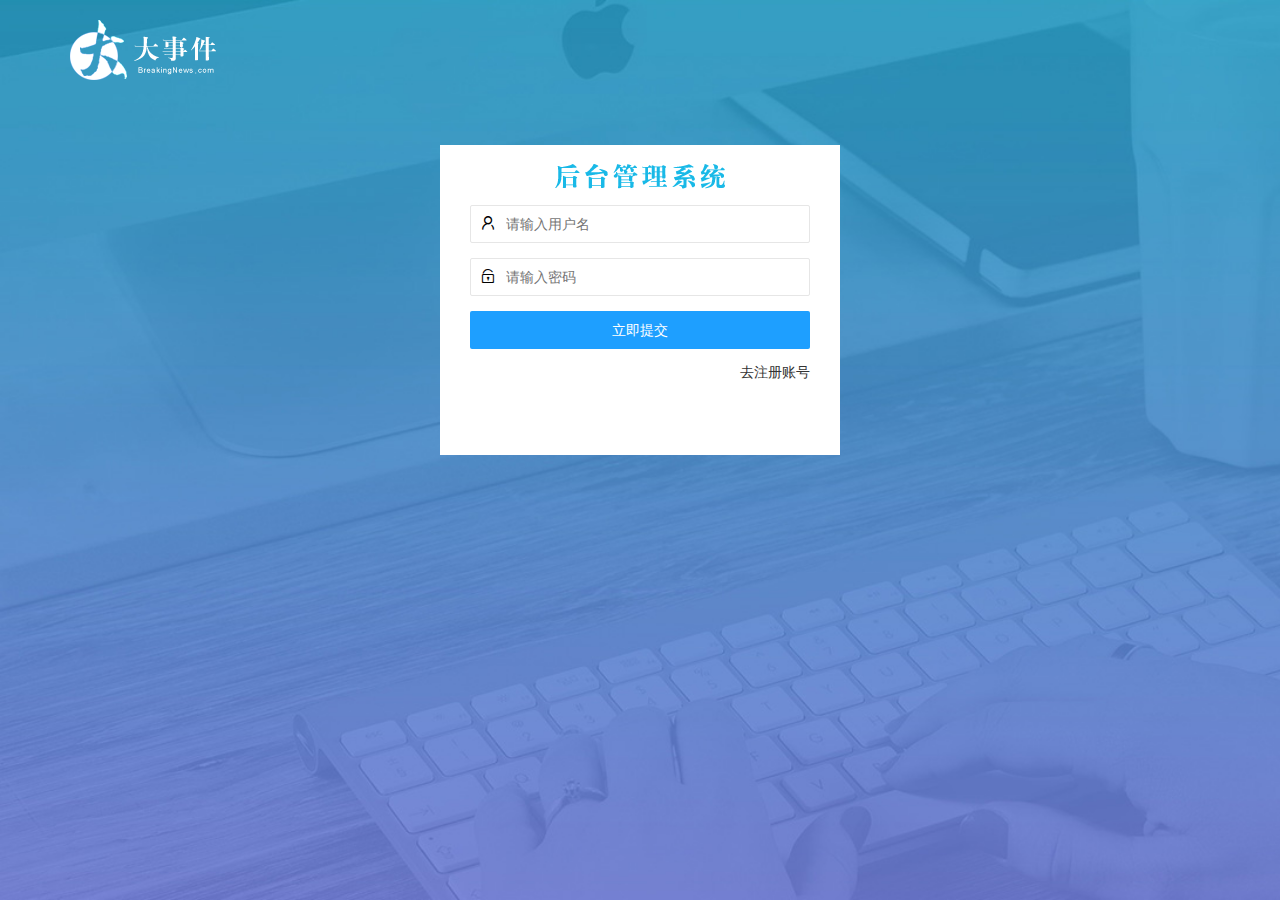
<file: index.html>
<!DOCTYPE html>
<html>
<head>
    <meta charset="UTF-8">
    <meta name="viewport" content="width=device-width, initial-scale=1.0">
    <title>大事件-主页</title>
    <link rel="stylesheet" href="./assets/lib/layui/css/layui.css">
    <link rel="stylesheet" href="./assets/fonts/iconfont.css">
    <link rel="stylesheet" href="./assets/lib/nprogress/nprogress.css">
    <link rel="stylesheet" href="./assets/css/index.css">
    <script src="./assets/lib/jquery.js"></script>
    <script src="./assets/lib/layui/layui.all.js"></script>
    <script src="./assets/lib/nprogress/nprogress.js"></script>
    <script src="./assets/js/index.js"></script>
    <script src="./assets/js/common.js"></script>
</head>
<body class="layui-layout-body">
<div class="layui-layout layui-layout-admin">
    <!-- 顶部导航栏 -->
  <div class="layui-header">
      <!-- logo区域 -->
    <div class="layui-logo">
        <img src="./assets/images/logo.png" alt="">
    </div>
    <!-- 导航右侧菜单 -->
    <ul class="layui-nav layui-layout-right">
      <li class="layui-nav-item">
        <a href="javascript:;" class="welcome">
        <div>M</div>
        <span><span id="nav-username"></span></span>
        </a>
        <dl class="layui-nav-child">
          <dd><a href="./personal/per-basic.html" target="iframeArea">基本资料</a></dd>
          <dd><a href="./personal/per.pic.html" target="iframeArea">更换头像</a></dd>
          <dd><a href="./personal/per.repwd.html" target="iframeArea">重置密码</a></dd>
        </dl>
      </li>
      <li class="layui-nav-item"><a href="JavaScript:;" id="logout"><span class="iconfont icon-tuichu"></span>退出</a></li>
    </ul>
  </div>
  <!-- 左侧菜单栏 -->
  <div class="layui-side layui-bg-black">
    <div class="layui-side-scroll">
      <!-- 顶部欢迎语 -->
      <a href="JavaScript:;" class="welcome">
        <div>L</div>
        <span>欢迎 <span id="wel-username"></span> </span>
      </a>
      <!-- 左侧导航区域（可配合layui已有的垂直导航） -->
      <!-- lay-shrink 控制菜单手风琴效果(排他思想) -->
      <ul class="layui-nav layui-nav-tree"  lay-filter="test" lay-shrink="all">
          <!-- 首页 -->
        <li class="layui-nav-item layui-nav-itemed">
          <!-- layui-this 控制菜单高亮 -->
        <li class="layui-nav-item layui-nav-itemed layui-this">
          <a class="" href="./home/homePage.html" target="iframeArea"><span class="iconfont icon-home"></span>首页</a>
        </li>
        <!-- 文章管理 -->
        <li class="layui-nav-item">
          <a href="javascript:;"><span class="iconfont icon-16"></span>文章管理</a>
          <dl class="layui-nav-child">
            <dd><a href="./article/category.html" target="iframeArea"><i class="layui-icon layui-icon-app"></i>文章类别</a></dd>
            <dd><a href="./article/list.html" target="iframeArea"><i class="layui-icon layui-icon-app"></i>文章列表</a></dd>
            <dd><a href="./article/publish.html" target="iframeArea"><i class="layui-icon layui-icon-app"></i>发表文章</a></dd>
          </dl>
        </li>
        <!-- 个人中心 -->
        <li class="layui-nav-item">
            <a href="javascript:;"><span class="iconfont icon-user"></span>个人中心</a>
            <dl class="layui-nav-child">
                <dd><a href="./personal/per-basic.html" target="iframeArea"><i class="layui-icon layui-icon-app"></i>基本资料</a></dd>
                <dd><a href="./personal/per.pic.html" target="iframeArea"><i class="layui-icon layui-icon-app"></i>更换头像</a></dd>
                <dd><a href="./personal/per.repwd.html" target="iframeArea"><i class="layui-icon layui-icon-app"></i>重置密码</a></dd>
            </dl>
        </li>
      </ul>
    </div>
  </div>
  <!-- 右侧内容区域 -->
  <div class="layui-body">
    <!-- 内容主体区域 -->
    <!-- name 属性用于标记iframe窗口 a标签的target属性值指向该name值，就可以把页面跳转到该子窗口中 -->
    <iframe src="./home/homePage.html" frameborder="0" name="iframeArea"></iframe>
  </div>
  <!--  底部-->
  <div class="layui-footer">
    <!-- 底部固定区域 -->
    © layui.com - 黑马程序员
  </div>
</div>
<script src="./assets/lib/layui/layui.all.js"></script>
</body>
</html>
</file>
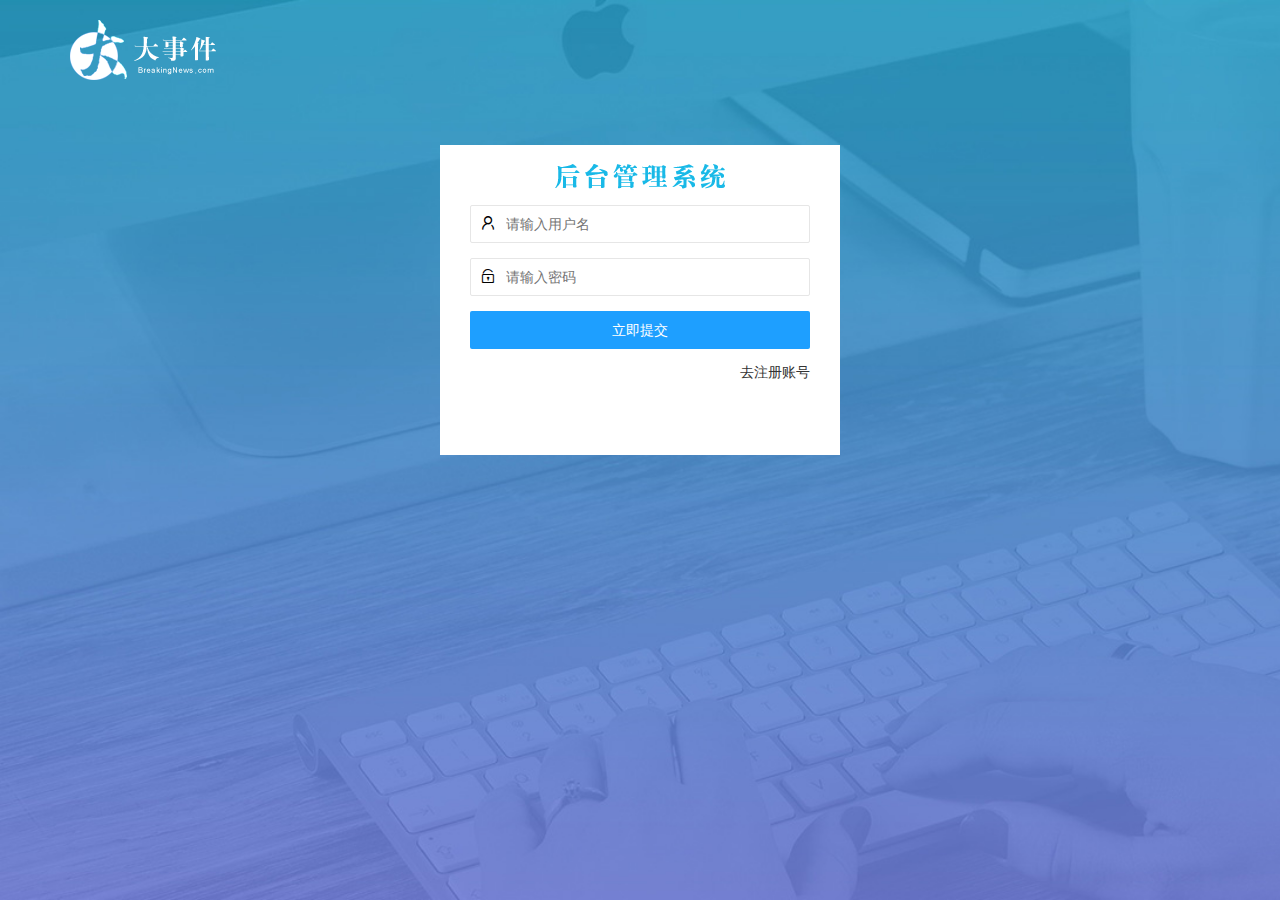
<file: login.html>
<!DOCTYPE html>
<html lang="en">
<head>
    <meta charset="UTF-8">
    <meta name="viewport" content="width=device-width, initial-scale=1.0">
    <title>大事件-登录页</title>
    <link rel="stylesheet" href="./assets/lib/layui/css/layui.css">
    <link rel="stylesheet" href="./assets/css/login.css">
    <script src="./assets/lib/jquery.js"></script>
    <script src="./assets/lib/layui/layui.all.js"></script>
    <script src="./assets/js/login.js"></script>
    <script src="./assets/js/common.js"></script>
</head>
<body>
    <!-- 顶部标题 -->
    <div class="layui-container header">
        <img src="./assets/images/logo.png" alt="">
    </div>
    <!-- 登录框 -->
    <div class="center-box">
        <!-- 表单的标题 -->
        <div class="title">
            <img src="./assets/images/login_title.png" alt="">
        </div>
        <!-- 表单区域 登录-->
        <form class="layui-form" action="" id="form-reg1" style="display: block;">
            <!-- 用户名 -->
            <div class="layui-form-item">
                <i class="layui-icon layui-icon-username"></i> 
                <input type="text" name="username" lay-verify="required" placeholder="请输入用户名" autocomplete="off" class="layui-input">
            </div>
            <!-- 密码 -->
            <div class="layui-form-item">
                <i class="layui-icon layui-icon-password"></i> 
                <input type="password" name="password" lay-verify="required" placeholder="请输入密码" autocomplete="off" class="layui-input">
            </div>
            <!-- 登录 -->
            <div class="layui-form-item">
                <button type="submit" class="layui-btn layui-btn-normal layui-btn-fluid" lay-submit lay-filter="formDemo">立即提交</button>
            </div>
            <div class="links">
                <a href="">去注册账号</a>
            </div>
        </form>
        <!-- 注册 -->
        <form class="layui-form" action="" id="form-reg2" style="display: none;">
            <!-- 用户名 -->
            <div class="layui-form-item">
                <i class="layui-icon layui-icon-username"></i> 
                <input type="text" name="username" lay-verify="required|username" placeholder="请输入用户名" autocomplete="off" class="layui-input">
            </div>
            <!-- 密码 -->
            <div class="layui-form-item">
                <i class="layui-icon layui-icon-password"></i> 
                <input type="password" name="password" id="password" lay-verify="required|pwd" placeholder="请输入密码" autocomplete="off" class="layui-input">
            </div>
            <!-- 再次输入密码 -->
            <div class="layui-form-item">
                <i class="layui-icon layui-icon-password"></i> 
                <input type="password" id="repassword" lay-verify="required|pwd|samePwd" placeholder="再次确认密码请输入密码" autocomplete="off" class="layui-input">
            </div>
            <!-- 登录 -->
            <div class="layui-form-item">
                <button type="submit" class="layui-btn layui-btn-normal layui-btn-fluid" lay-submit lay-filter="formDemo">立即提交</button>
            </div>
            <div class="links">
                <a href="" id="link-login">去登录</a>
            </div>
        </form>
    </div>
</body>
</html>
</file>
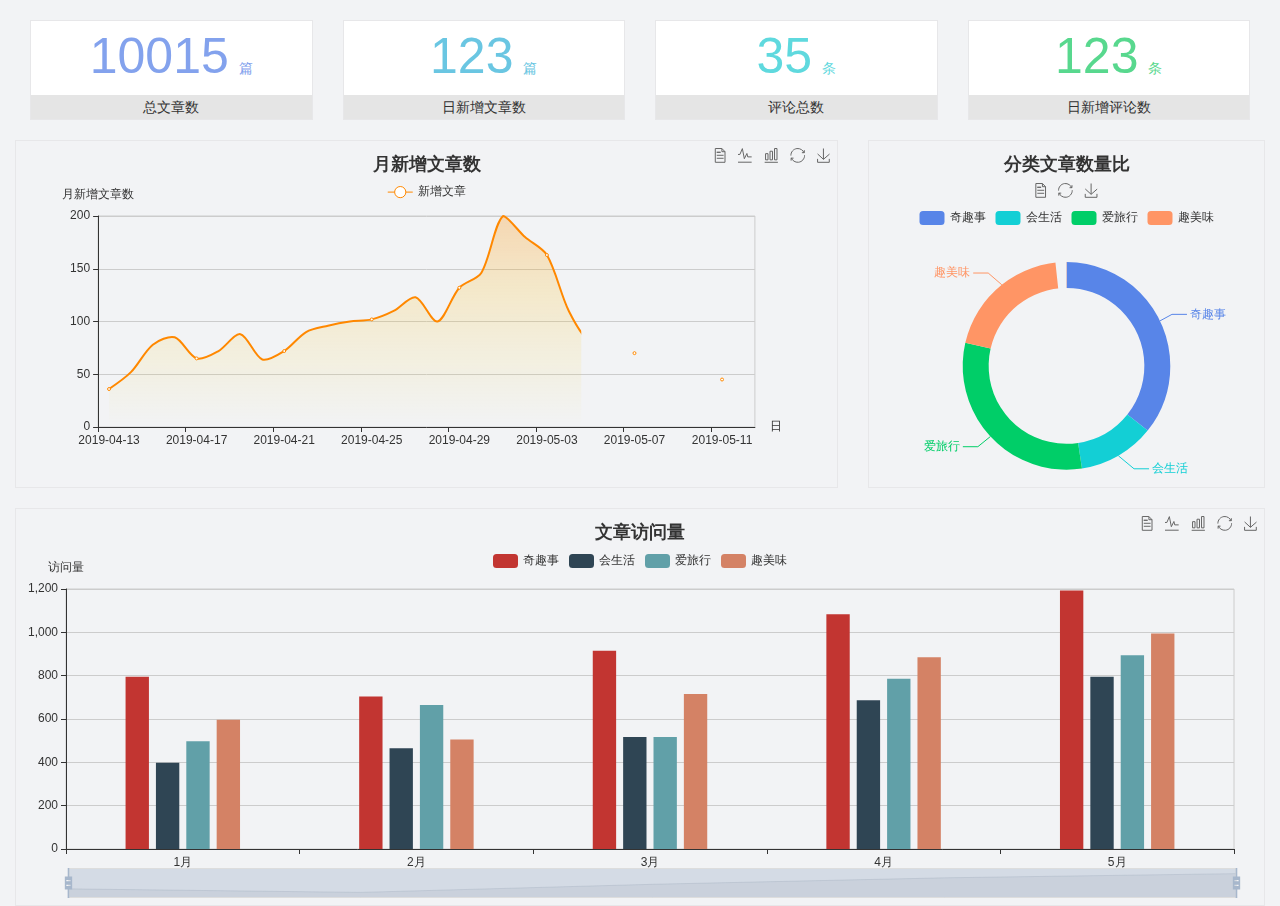
<file: home/homePage.html>
<!DOCTYPE html>
<html lang="en">
<head>
    <meta charset="UTF-8">
    <meta name="viewport" content="width=device-width, initial-scale=1.0">
    <title>Document</title>
    <link rel="stylesheet" href="../assets/lib/bootstrap.css">
    <link rel="stylesheet" href="../assets/css/homePage.css">
    <script src="../assets/lib/jquery.js"></script>
    <script src="../assets/lib/echarts.min.js"></script>
    <script src="../assets/js/homePage.js"></script>
</head>
<body>
    <!-- container-fluid类似于100%宽度 占据全部视口 -->
    <div class="container-fluid">
        <div class="row spannel_list">
            <div class="col-md-3 col-sm-6 col-xs-12">
                <div class="spannel">
                    <em>10015</em><span>篇</span>
                    <b>总文章数</b>
                </div>
            </div>
            <div class="col-md-3 col-sm-6 col-xs-12">
                <div class="spannel list2">
                    <em>123</em><span>篇</span>
                    <b>日新增文章数</b>
                </div>
            </div>
            <div class="col-md-3 col-sm-6 col-xs-12">
                <div class="spannel list3">
                    <em>35</em><span>条</span>
                    <b>评论总数</b>
                </div>
            </div>
            <div class="col-md-3 col-sm-6 col-xs-12">
                <div class="spannel list4">
                    <em>123</em><span>条</span>
                    <b>日新增评论数</b>
                </div>
            </div>
        </div>
    </div>
    <div class="container-fluid">
        <div class="row chart">
            <div class="col-md-8 col-sm-12 col-xs-12">
                <!-- 左侧折线图 -->
                <div class="line"></div>
            </div>
            <div class="col-md-4 col-sm-12 col-xs-12">
                <!-- 右侧饼图 -->
                <div class="pie"></div>
            </div>
        </div>
    </div>
    <div class="container-fluid">
        <div class="row">
            <div class="col-md-12 col-sm-12 col-xs-12">
                <div class="bar"></div>
            </div>
        </div>
    </div>
</body>
</html>
</file>
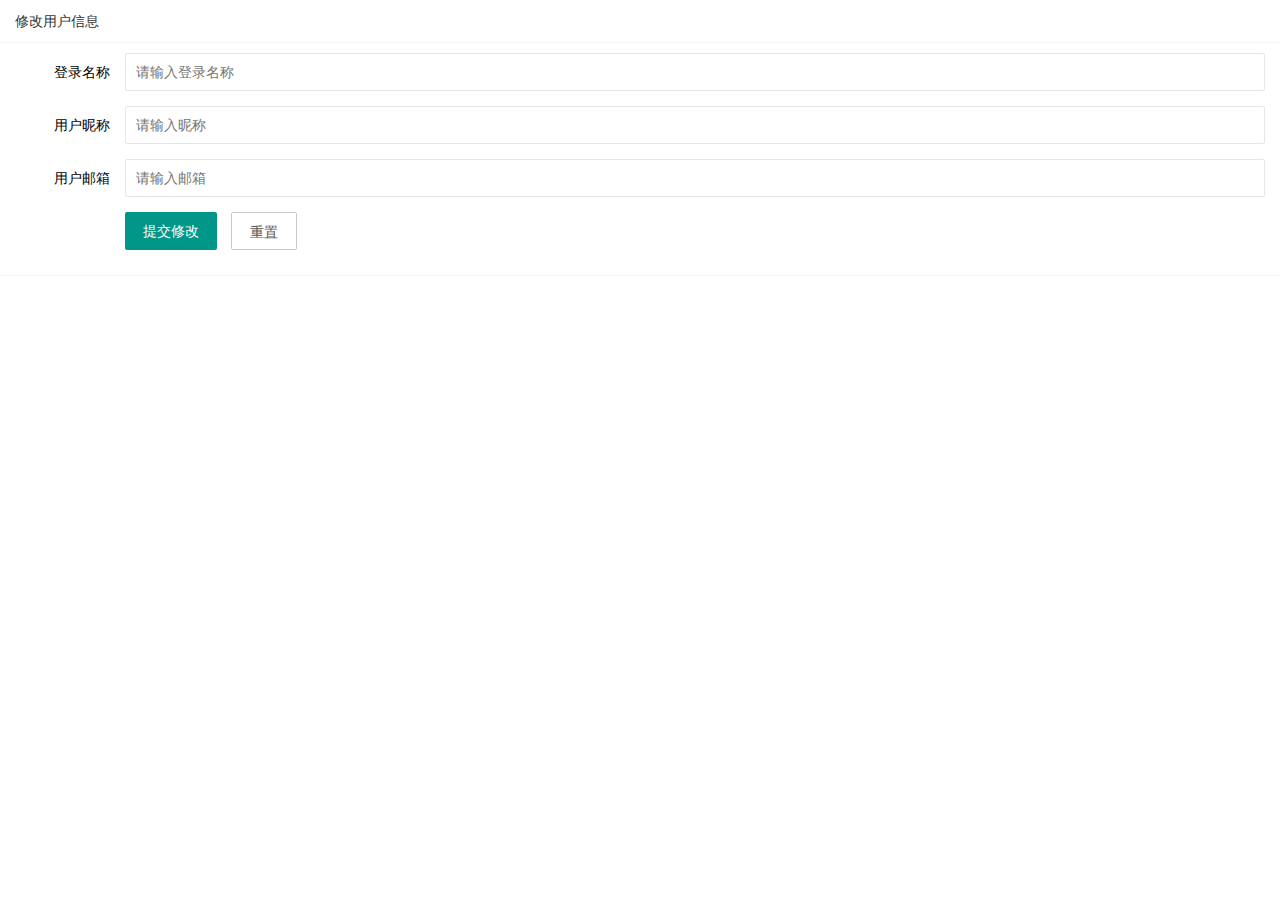
<file: personal/per-basic.html>
<!DOCTYPE html>
<html lang="en">
<head>
    <meta charset="UTF-8">
    <meta name="viewport" content="width=device-width, initial-scale=1.0">
    <title>Document</title>
    <link rel="stylesheet" href="../assets/lib/layui/css/layui.css">
    <script src="../assets/lib/jquery.js"></script>
    <script src="../assets/js/common.js"></script>
    <script src="../assets/lib/layui/layui.all.js"></script>
    <script src="../assets/js/personal/per-basic.js"></script>
</head>
<body>
    <div class="layui-card">
        <div class="layui-card-header">修改用户信息</div>
        <div class="layui-card-body">
            <!-- 表单区域 -->
            <form action="" class="layui-form" lay-filter="basicForm">
                <!-- 隐藏域 -->
                <input type="hidden" name="id" />
                <!-- 第一行 登录名称 -->
                <div class="layui-form-item">
                    <label class="layui-form-label">登录名称</label>
                    <div class="layui-input-block">
                      <input type="text" name="username" required  lay-verify="required" placeholder="请输入登录名称" autocomplete="off" class="layui-input" readonly>
                    </div>
                </div>
                <!-- 第二行 用户昵称 -->
                <div class="layui-form-item">
                    <label class="layui-form-label">用户昵称</label>
                    <div class="layui-input-block">
                      <input type="text" name="nickname" required  lay-verify="required" placeholder="请输入昵称" autocomplete="off" class="layui-input">
                    </div>
                </div>
                <!-- 第三行 用户邮箱 -->
                <div class="layui-form-item">
                    <label class="layui-form-label">用户邮箱</label>
                    <div class="layui-input-block">
                      <input type="text" name="email" required  lay-verify="required|email" placeholder="请输入邮箱" autocomplete="off" class="layui-input">
                    </div>
                </div>
                <!-- 第四行：提交按钮 -->
                <div class="layui-form-item">
                    <div class="layui-input-block">
                    <!-- 提交按钮 -->
                    <button class="layui-btn" lay-submit lay-filter="formDemo">提交修改</button>
                    <button type="reset" class="layui-btn layui-btn-primary" id="btnReset">重置</button>
                    </div>
                </div>
            </form>
        </div>
    </div>
</body>
</html>
</file>
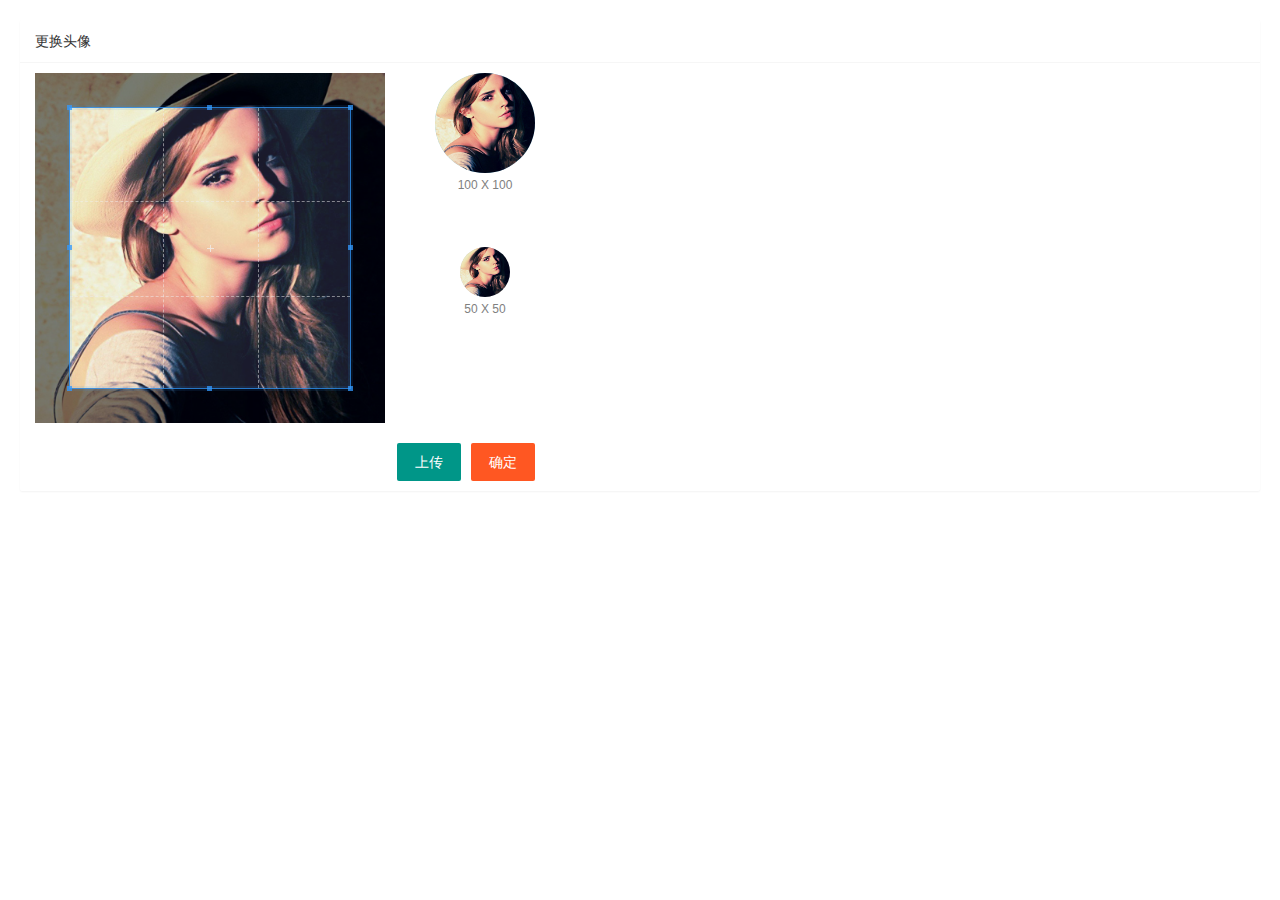
<file: personal/per.pic.html>
<!DOCTYPE html>
<html lang="en">
<head>
    <meta charset="UTF-8">
    <meta name="viewport" content="width=device-width, initial-scale=1.0">
    <title>Document</title>
    <link rel="stylesheet" href="../assets/lib/layui/css/layui.css">
    <link rel="stylesheet" href="../assets/lib/cropper/cropper.css">
    <link rel="stylesheet" href="../assets/css/personl/per.pic.css">
    <script src="../assets/lib/jquery.js"></script>
    <script src="../assets/js/common.js"></script>
    <script src="../assets/lib/layui/layui.all.js"></script>
    <script src="../assets/lib/cropper/Cropper.js"></script>
    <script src="../assets/lib/cropper/jquery-cropper.js"></script>
    <script src="../assets/js/personal/per.pic.js"></script>
</head>
<body>
    <div class="layui-card">
        <div class="layui-card-header">更换头像</div>
        <div class="layui-card-body">
            <!-- 内容区域 -->
            <!-- 第一行的图片剪裁和预览区域 -->
            <div class="row1">
                <!-- 图片剪裁区域 -->
                <div class="cropper-box">
                    <img id="image" src="../assets/images/sample.jpg" alt="">
                </div>
                <!-- 图片预览区域 -->
                <div class="preview-box">
                    <!-- 宽度为100的预览区域 -->
                    <div>
                        <div class="img-preview w100"></div>
                        <p class="size">100 X 100</p>
                    </div>
                    <!-- 宽度为50的预览区域 -->
                    <div>
                        <div class="img-preview w50"></div>
                        <p class="size">50 X 50</p>
                    </div>
                </div>
            </div>
            <!-- 第二行按钮区域 -->
            <div class="row2">
                <input type="file" name="" id="selectImg" style="display: none;">
                <button type="button" class="layui-btn" id="upload">上传</button>
                <button type="button" class="layui-btn layui-btn-danger" id="okBtn">确定</button>
            </div>
        </div>
    </div>
</body>
</html>
</file>
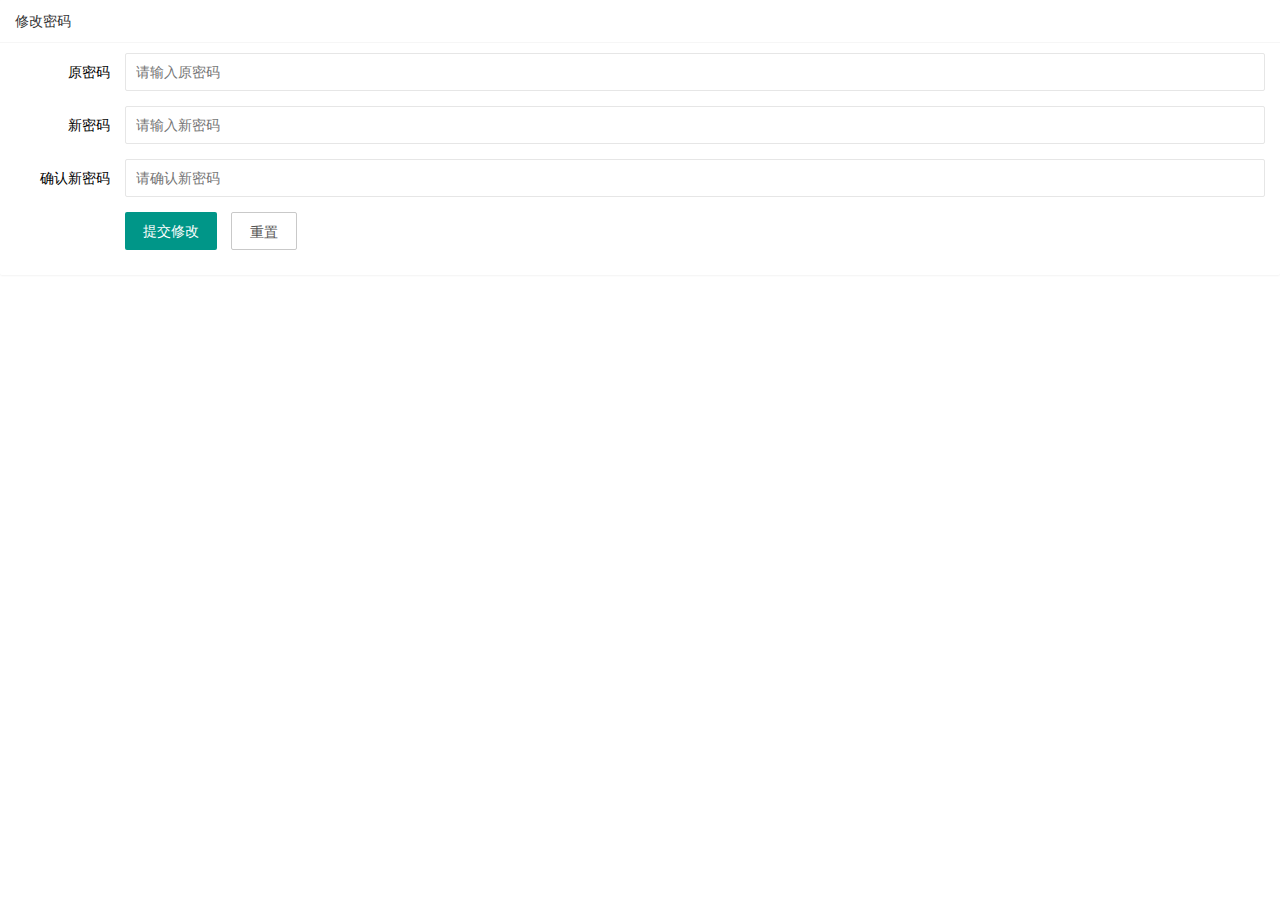
<file: personal/per.repwd.html>
<!DOCTYPE html>
<html lang="en">
<head>
    <meta charset="UTF-8">
    <meta name="viewport" content="width=device-width, initial-scale=1.0">
    <title>Document</title>
    <link rel="stylesheet" href="../assets/lib/layui/css/layui.css">
    <script src="../assets/lib/jquery.js"></script>
    <script src="../assets/lib/layui/layui.all.js"></script>
    <script src="../assets/js/common.js"></script>
    <script src="../assets/js/personal/per.repwd.js"></script>
</head>
<body>
    <div class="layui-card">
        <div class="layui-card-header">修改密码</div>
        <div class="layui-card-body">
            <!-- 表单区域 -->
            <form action="" class="layui-form" lay-filter="basicForm">
                <!-- 隐藏域 -->
                <input type="hidden" name="id" />
                <!-- 第一行 登录名称 -->
                <div class="layui-form-item">
                    <label class="layui-form-label">原密码</label>
                    <div class="layui-input-block">
                      <input type="password" name="oldPwd" required  lay-verify="required" placeholder="请输入原密码" autocomplete="off" class="layui-input">
                    </div>
                </div>
                <!-- 第二行 用户昵称 -->
                <div class="layui-form-item">
                    <label class="layui-form-label">新密码</label>
                    <div class="layui-input-block">
                      <input type="password" name="newPwd" required  lay-verify="required|diff" placeholder="请输入新密码" autocomplete="off" class="layui-input">
                    </div>
                </div>
                <!-- 第三行 用户邮箱 -->
                <div class="layui-form-item">
                    <label class="layui-form-label">确认新密码</label>
                    <div class="layui-input-block">
                      <input type="password" required  lay-verify="required|same" placeholder="请确认新密码" autocomplete="off" class="layui-input">
                    </div>
                </div>
                <!-- 第四行：提交按钮 -->
                <div class="layui-form-item">
                    <div class="layui-input-block">
                    <!-- 提交按钮 -->
                    <button class="layui-btn" lay-submit lay-filter="formDemo">提交修改</button>
                    <button type="reset" class="layui-btn layui-btn-primary" id="btnReset">重置</button>
                    </div>
                </div>
            </form>
        </div>
    </div>
</body>
</html>
</file>
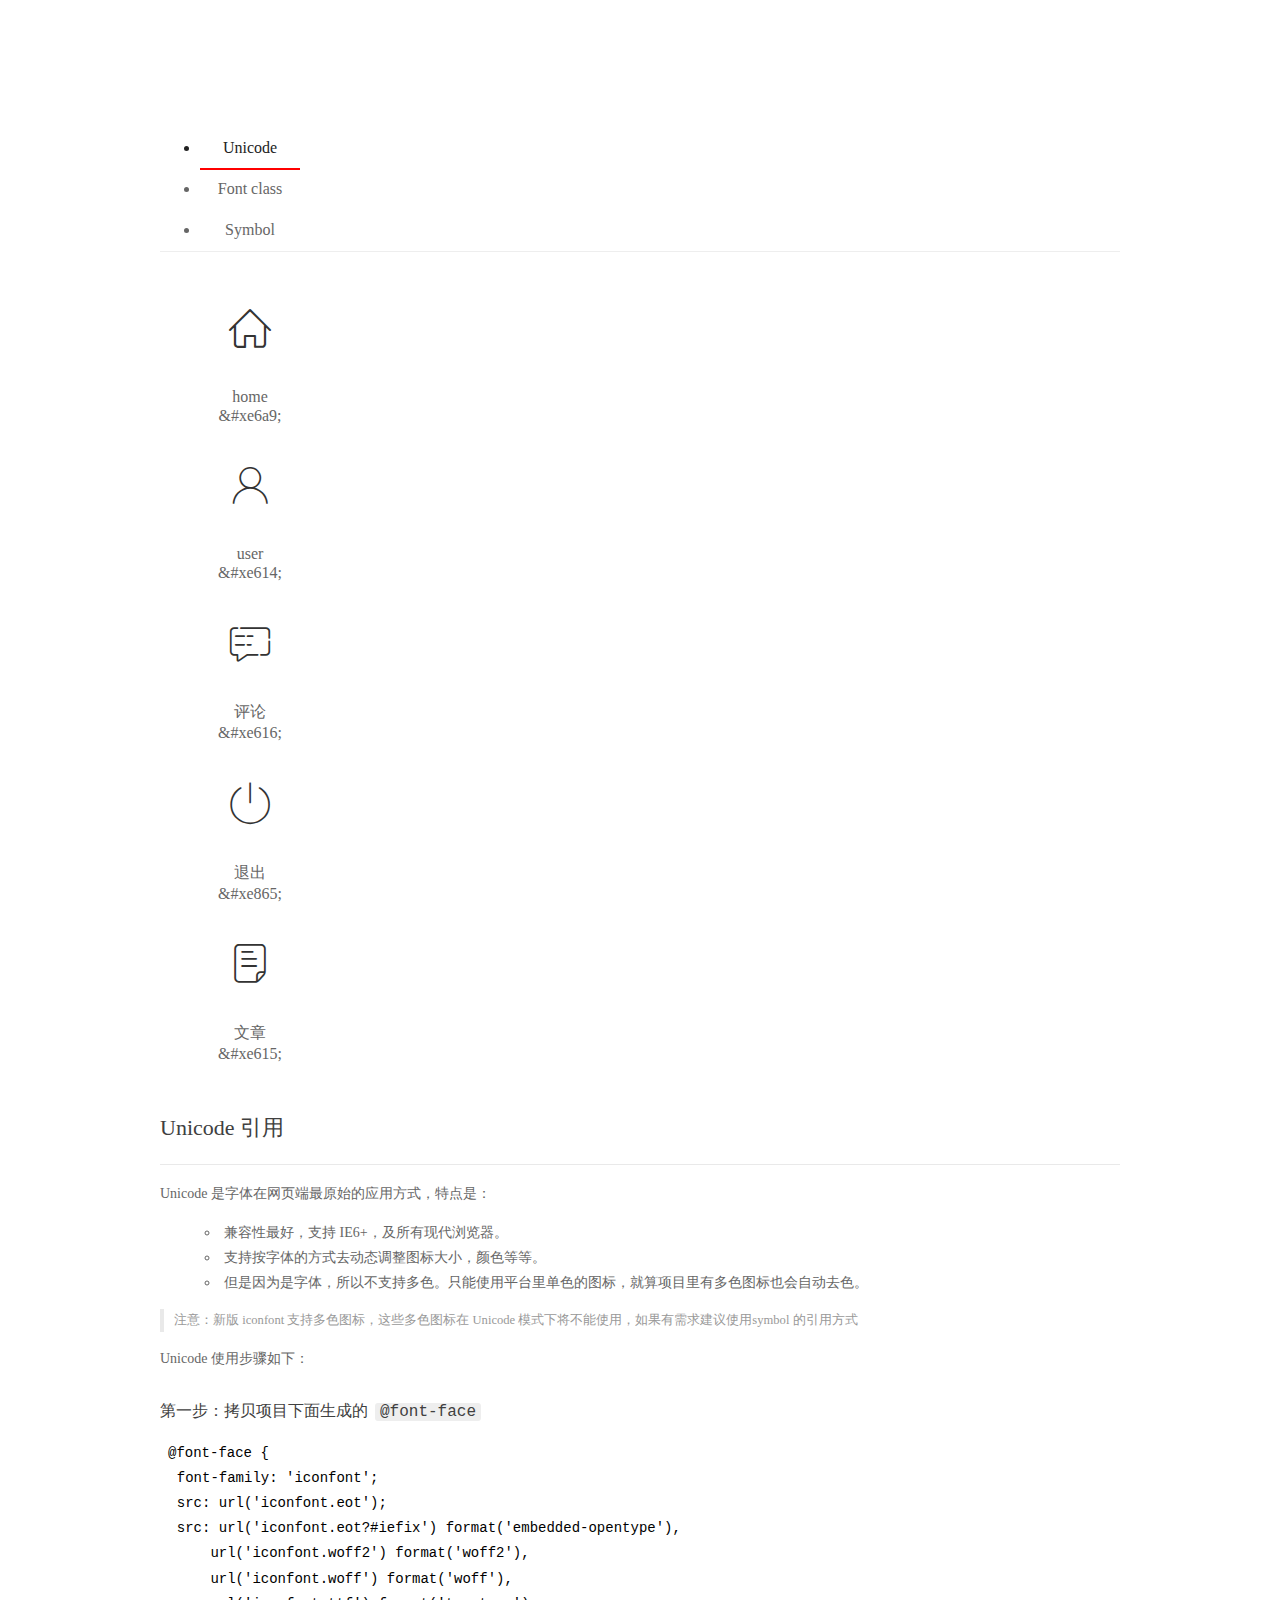
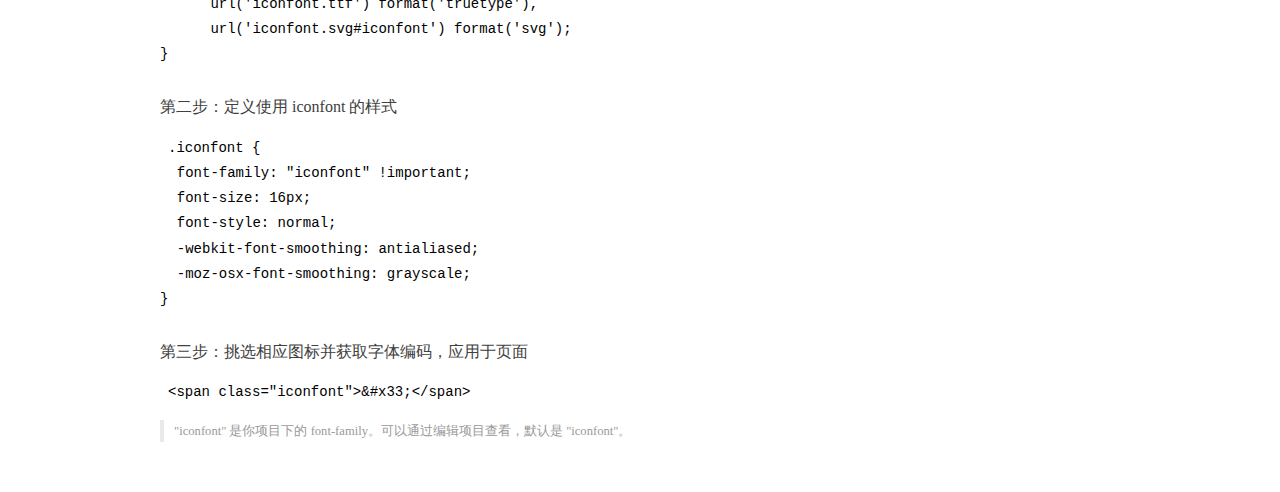
<file: assets/fonts/demo_index.html>
<!DOCTYPE html>
<html>
<head>
  <meta charset="utf-8"/>
  <title>IconFont Demo</title>
  <link rel="shortcut icon" href="https://gtms04.alicdn.com/tps/i4/TB1_oz6GVXXXXaFXpXXJDFnIXXX-64-64.ico" type="image/x-icon"/>
  <link rel="stylesheet" href="https://g.alicdn.com/thx/cube/1.3.2/cube.min.css">
  <link rel="stylesheet" href="demo.css">
  <link rel="stylesheet" href="iconfont.css">
  <script src="iconfont.js"></script>
  <!-- jQuery -->
  <script src="https://a1.alicdn.com/oss/uploads/2018/12/26/7bfddb60-08e8-11e9-9b04-53e73bb6408b.js"></script>
  <!-- 代码高亮 -->
  <script src="https://a1.alicdn.com/oss/uploads/2018/12/26/a3f714d0-08e6-11e9-8a15-ebf944d7534c.js"></script>
</head>
<body>
  <div class="main">
    <h1 class="logo"><a href="https://www.iconfont.cn/" title="iconfont 首页" target="_blank">&#xe86b;</a></h1>
    <div class="nav-tabs">
      <ul id="tabs" class="dib-box">
        <li class="dib active"><span>Unicode</span></li>
        <li class="dib"><span>Font class</span></li>
        <li class="dib"><span>Symbol</span></li>
      </ul>
      
    </div>
    <div class="tab-container">
      <div class="content unicode" style="display: block;">
          <ul class="icon_lists dib-box">
          
            <li class="dib">
              <span class="icon iconfont">&#xe6a9;</span>
                <div class="name">home</div>
                <div class="code-name">&amp;#xe6a9;</div>
              </li>
          
            <li class="dib">
              <span class="icon iconfont">&#xe614;</span>
                <div class="name">user</div>
                <div class="code-name">&amp;#xe614;</div>
              </li>
          
            <li class="dib">
              <span class="icon iconfont">&#xe616;</span>
                <div class="name">评论</div>
                <div class="code-name">&amp;#xe616;</div>
              </li>
          
            <li class="dib">
              <span class="icon iconfont">&#xe865;</span>
                <div class="name">退出</div>
                <div class="code-name">&amp;#xe865;</div>
              </li>
          
            <li class="dib">
              <span class="icon iconfont">&#xe615;</span>
                <div class="name">文章</div>
                <div class="code-name">&amp;#xe615;</div>
              </li>
          
          </ul>
          <div class="article markdown">
          <h2 id="unicode-">Unicode 引用</h2>
          <hr>

          <p>Unicode 是字体在网页端最原始的应用方式，特点是：</p>
          <ul>
            <li>兼容性最好，支持 IE6+，及所有现代浏览器。</li>
            <li>支持按字体的方式去动态调整图标大小，颜色等等。</li>
            <li>但是因为是字体，所以不支持多色。只能使用平台里单色的图标，就算项目里有多色图标也会自动去色。</li>
          </ul>
          <blockquote>
            <p>注意：新版 iconfont 支持多色图标，这些多色图标在 Unicode 模式下将不能使用，如果有需求建议使用symbol 的引用方式</p>
          </blockquote>
          <p>Unicode 使用步骤如下：</p>
          <h3 id="-font-face">第一步：拷贝项目下面生成的 <code>@font-face</code></h3>
<pre><code class="language-css"
>@font-face {
  font-family: 'iconfont';
  src: url('iconfont.eot');
  src: url('iconfont.eot?#iefix') format('embedded-opentype'),
      url('iconfont.woff2') format('woff2'),
      url('iconfont.woff') format('woff'),
      url('iconfont.ttf') format('truetype'),
      url('iconfont.svg#iconfont') format('svg');
}
</code></pre>
          <h3 id="-iconfont-">第二步：定义使用 iconfont 的样式</h3>
<pre><code class="language-css"
>.iconfont {
  font-family: "iconfont" !important;
  font-size: 16px;
  font-style: normal;
  -webkit-font-smoothing: antialiased;
  -moz-osx-font-smoothing: grayscale;
}
</code></pre>
          <h3 id="-">第三步：挑选相应图标并获取字体编码，应用于页面</h3>
<pre>
<code class="language-html"
>&lt;span class="iconfont"&gt;&amp;#x33;&lt;/span&gt;
</code></pre>
          <blockquote>
            <p>"iconfont" 是你项目下的 font-family。可以通过编辑项目查看，默认是 "iconfont"。</p>
          </blockquote>
          </div>
      </div>
      <div class="content font-class">
        <ul class="icon_lists dib-box">
          
          <li class="dib">
            <span class="icon iconfont icon-home"></span>
            <div class="name">
              home
            </div>
            <div class="code-name">.icon-home
            </div>
          </li>
          
          <li class="dib">
            <span class="icon iconfont icon-user"></span>
            <div class="name">
              user
            </div>
            <div class="code-name">.icon-user
            </div>
          </li>
          
          <li class="dib">
            <span class="icon iconfont icon-pinglun"></span>
            <div class="name">
              评论
            </div>
            <div class="code-name">.icon-pinglun
            </div>
          </li>
          
          <li class="dib">
            <span class="icon iconfont icon-tuichu"></span>
            <div class="name">
              退出
            </div>
            <div class="code-name">.icon-tuichu
            </div>
          </li>
          
          <li class="dib">
            <span class="icon iconfont icon-16"></span>
            <div class="name">
              文章
            </div>
            <div class="code-name">.icon-16
            </div>
          </li>
          
        </ul>
        <div class="article markdown">
        <h2 id="font-class-">font-class 引用</h2>
        <hr>

        <p>font-class 是 Unicode 使用方式的一种变种，主要是解决 Unicode 书写不直观，语意不明确的问题。</p>
        <p>与 Unicode 使用方式相比，具有如下特点：</p>
        <ul>
          <li>兼容性良好，支持 IE8+，及所有现代浏览器。</li>
          <li>相比于 Unicode 语意明确，书写更直观。可以很容易分辨这个 icon 是什么。</li>
          <li>因为使用 class 来定义图标，所以当要替换图标时，只需要修改 class 里面的 Unicode 引用。</li>
          <li>不过因为本质上还是使用的字体，所以多色图标还是不支持的。</li>
        </ul>
        <p>使用步骤如下：</p>
        <h3 id="-fontclass-">第一步：引入项目下面生成的 fontclass 代码：</h3>
<pre><code class="language-html">&lt;link rel="stylesheet" href="./iconfont.css"&gt;
</code></pre>
        <h3 id="-">第二步：挑选相应图标并获取类名，应用于页面：</h3>
<pre><code class="language-html">&lt;span class="iconfont icon-xxx"&gt;&lt;/span&gt;
</code></pre>
        <blockquote>
          <p>"
            iconfont" 是你项目下的 font-family。可以通过编辑项目查看，默认是 "iconfont"。</p>
        </blockquote>
      </div>
      </div>
      <div class="content symbol">
          <ul class="icon_lists dib-box">
          
            <li class="dib">
                <svg class="icon svg-icon" aria-hidden="true">
                  <use xlink:href="#icon-home"></use>
                </svg>
                <div class="name">home</div>
                <div class="code-name">#icon-home</div>
            </li>
          
            <li class="dib">
                <svg class="icon svg-icon" aria-hidden="true">
                  <use xlink:href="#icon-user"></use>
                </svg>
                <div class="name">user</div>
                <div class="code-name">#icon-user</div>
            </li>
          
            <li class="dib">
                <svg class="icon svg-icon" aria-hidden="true">
                  <use xlink:href="#icon-pinglun"></use>
                </svg>
                <div class="name">评论</div>
                <div class="code-name">#icon-pinglun</div>
            </li>
          
            <li class="dib">
                <svg class="icon svg-icon" aria-hidden="true">
                  <use xlink:href="#icon-tuichu"></use>
                </svg>
                <div class="name">退出</div>
                <div class="code-name">#icon-tuichu</div>
            </li>
          
            <li class="dib">
                <svg class="icon svg-icon" aria-hidden="true">
                  <use xlink:href="#icon-16"></use>
                </svg>
                <div class="name">文章</div>
                <div class="code-name">#icon-16</div>
            </li>
          
          </ul>
          <div class="article markdown">
          <h2 id="symbol-">Symbol 引用</h2>
          <hr>

          <p>这是一种全新的使用方式，应该说这才是未来的主流，也是平台目前推荐的用法。相关介绍可以参考这篇<a href="">文章</a>
            这种用法其实是做了一个 SVG 的集合，与另外两种相比具有如下特点：</p>
          <ul>
            <li>支持多色图标了，不再受单色限制。</li>
            <li>通过一些技巧，支持像字体那样，通过 <code>font-size</code>, <code>color</code> 来调整样式。</li>
            <li>兼容性较差，支持 IE9+，及现代浏览器。</li>
            <li>浏览器渲染 SVG 的性能一般，还不如 png。</li>
          </ul>
          <p>使用步骤如下：</p>
          <h3 id="-symbol-">第一步：引入项目下面生成的 symbol 代码：</h3>
<pre><code class="language-html">&lt;script src="./iconfont.js"&gt;&lt;/script&gt;
</code></pre>
          <h3 id="-css-">第二步：加入通用 CSS 代码（引入一次就行）：</h3>
<pre><code class="language-html">&lt;style&gt;
.icon {
  width: 1em;
  height: 1em;
  vertical-align: -0.15em;
  fill: currentColor;
  overflow: hidden;
}
&lt;/style&gt;
</code></pre>
          <h3 id="-">第三步：挑选相应图标并获取类名，应用于页面：</h3>
<pre><code class="language-html">&lt;svg class="icon" aria-hidden="true"&gt;
  &lt;use xlink:href="#icon-xxx"&gt;&lt;/use&gt;
&lt;/svg&gt;
</code></pre>
          </div>
      </div>

    </div>
  </div>
  <script>
  $(document).ready(function () {
      $('.tab-container .content:first').show()

      $('#tabs li').click(function (e) {
        var tabContent = $('.tab-container .content')
        var index = $(this).index()

        if ($(this).hasClass('active')) {
          return
        } else {
          $('#tabs li').removeClass('active')
          $(this).addClass('active')

          tabContent.hide().eq(index).fadeIn()
        }
      })
    })
  </script>
</body>
</html>
</file>
<file: assets/lib/layui/css/layui.css>
/** layui-v2.5.6 MIT License By https://www.layui.com */
 .layui-inline,img{display:inline-block;vertical-align:middle}h1,h2,h3,h4,h5,h6{font-weight:400}.layui-edge,.layui-header,.layui-inline,.layui-main{position:relative}.layui-body,.layui-edge,.layui-elip{overflow:hidden}.layui-btn,.layui-edge,.layui-inline,img{vertical-align:middle}.layui-btn,.layui-disabled,.layui-icon,.layui-unselect{-moz-user-select:none;-webkit-user-select:none;-ms-user-select:none}.layui-elip,.layui-form-checkbox span,.layui-form-pane .layui-form-label{text-overflow:ellipsis;white-space:nowrap}.layui-breadcrumb,.layui-tree-btnGroup{visibility:hidden}blockquote,body,button,dd,div,dl,dt,form,h1,h2,h3,h4,h5,h6,input,li,ol,p,pre,td,textarea,th,ul{margin:0;padding:0;-webkit-tap-highlight-color:rgba(0,0,0,0)}a:active,a:hover{outline:0}img{border:none}li{list-style:none}table{border-collapse:collapse;border-spacing:0}h4,h5,h6{font-size:100%}button,input,optgroup,option,select,textarea{font-family:inherit;font-size:inherit;font-style:inherit;font-weight:inherit;outline:0}pre{white-space:pre-wrap;white-space:-moz-pre-wrap;white-space:-pre-wrap;white-space:-o-pre-wrap;word-wrap:break-word}body{line-height:24px;font:14px Helvetica Neue,Helvetica,PingFang SC,Tahoma,Arial,sans-serif}hr{height:1px;margin:10px 0;border:0;clear:both}a{color:#333;text-decoration:none}a:hover{color:#777}a cite{font-style:normal;*cursor:pointer}.layui-border-box,.layui-border-box *{box-sizing:border-box}.layui-box,.layui-box *{box-sizing:content-box}.layui-clear{clear:both;*zoom:1}.layui-clear:after{content:'\20';clear:both;*zoom:1;display:block;height:0}.layui-inline{*display:inline;*zoom:1}.layui-edge{display:inline-block;width:0;height:0;border-width:6px;border-style:dashed;border-color:transparent}.layui-edge-top{top:-4px;border-bottom-color:#999;border-bottom-style:solid}.layui-edge-right{border-left-color:#999;border-left-style:solid}.layui-edge-bottom{top:2px;border-top-color:#999;border-top-style:solid}.layui-edge-left{border-right-color:#999;border-right-style:solid}.layui-disabled,.layui-disabled:hover{color:#d2d2d2!important;cursor:not-allowed!important}.layui-circle{border-radius:100%}.layui-show{display:block!important}.layui-hide{display:none!important}@font-face{font-family:layui-icon;src:url(../font/iconfont.eot?v=256);src:url(../font/iconfont.eot?v=256#iefix) format('embedded-opentype'),url(../font/iconfont.woff2?v=256) format('woff2'),url(../font/iconfont.woff?v=256) format('woff'),url(../font/iconfont.ttf?v=256) format('truetype'),url(../font/iconfont.svg?v=256#layui-icon) format('svg')}.layui-icon{font-family:layui-icon!important;font-size:16px;font-style:normal;-webkit-font-smoothing:antialiased;-moz-osx-font-smoothing:grayscale}.layui-icon-reply-fill:before{content:"\e611"}.layui-icon-set-fill:before{content:"\e614"}.layui-icon-menu-fill:before{content:"\e60f"}.layui-icon-search:before{content:"\e615"}.layui-icon-share:before{content:"\e641"}.layui-icon-set-sm:before{content:"\e620"}.layui-icon-engine:before{content:"\e628"}.layui-icon-close:before{content:"\1006"}.layui-icon-close-fill:before{content:"\1007"}.layui-icon-chart-screen:before{content:"\e629"}.layui-icon-star:before{content:"\e600"}.layui-icon-circle-dot:before{content:"\e617"}.layui-icon-chat:before{content:"\e606"}.layui-icon-release:before{content:"\e609"}.layui-icon-list:before{content:"\e60a"}.layui-icon-chart:before{content:"\e62c"}.layui-icon-ok-circle:before{content:"\1005"}.layui-icon-layim-theme:before{content:"\e61b"}.layui-icon-table:before{content:"\e62d"}.layui-icon-right:before{content:"\e602"}.layui-icon-left:before{content:"\e603"}.layui-icon-cart-simple:before{content:"\e698"}.layui-icon-face-cry:before{content:"\e69c"}.layui-icon-face-smile:before{content:"\e6af"}.layui-icon-survey:before{content:"\e6b2"}.layui-icon-tree:before{content:"\e62e"}.layui-icon-ie:before{content:"\e7bb"}.layui-icon-upload-circle:before{content:"\e62f"}.layui-icon-add-circle:before{content:"\e61f"}.layui-icon-download-circle:before{content:"\e601"}.layui-icon-templeate-1:before{content:"\e630"}.layui-icon-util:before{content:"\e631"}.layui-icon-face-surprised:before{content:"\e664"}.layui-icon-edit:before{content:"\e642"}.layui-icon-speaker:before{content:"\e645"}.layui-icon-down:before{content:"\e61a"}.layui-icon-file:before{content:"\e621"}.layui-icon-layouts:before{content:"\e632"}.layui-icon-rate-half:before{content:"\e6c9"}.layui-icon-add-circle-fine:before{content:"\e608"}.layui-icon-prev-circle:before{content:"\e633"}.layui-icon-read:before{content:"\e705"}.layui-icon-404:before{content:"\e61c"}.layui-icon-carousel:before{content:"\e634"}.layui-icon-help:before{content:"\e607"}.layui-icon-code-circle:before{content:"\e635"}.layui-icon-windows:before{content:"\e67f"}.layui-icon-water:before{content:"\e636"}.layui-icon-username:before{content:"\e66f"}.layui-icon-find-fill:before{content:"\e670"}.layui-icon-about:before{content:"\e60b"}.layui-icon-location:before{content:"\e715"}.layui-icon-up:before{content:"\e619"}.layui-icon-pause:before{content:"\e651"}.layui-icon-date:before{content:"\e637"}.layui-icon-layim-uploadfile:before{content:"\e61d"}.layui-icon-delete:before{content:"\e640"}.layui-icon-play:before{content:"\e652"}.layui-icon-top:before{content:"\e604"}.layui-icon-firefox:before{content:"\e686"}.layui-icon-friends:before{content:"\e612"}.layui-icon-refresh-3:before{content:"\e9aa"}.layui-icon-ok:before{content:"\e605"}.layui-icon-layer:before{content:"\e638"}.layui-icon-face-smile-fine:before{content:"\e60c"}.layui-icon-dollar:before{content:"\e659"}.layui-icon-group:before{content:"\e613"}.layui-icon-layim-download:before{content:"\e61e"}.layui-icon-picture-fine:before{content:"\e60d"}.layui-icon-link:before{content:"\e64c"}.layui-icon-diamond:before{content:"\e735"}.layui-icon-log:before{content:"\e60e"}.layui-icon-key:before{content:"\e683"}.layui-icon-rate-solid:before{content:"\e67a"}.layui-icon-fonts-del:before{content:"\e64f"}.layui-icon-unlink:before{content:"\e64d"}.layui-icon-fonts-clear:before{content:"\e639"}.layui-icon-triangle-r:before{content:"\e623"}.layui-icon-circle:before{content:"\e63f"}.layui-icon-radio:before{content:"\e643"}.layui-icon-align-center:before{content:"\e647"}.layui-icon-align-right:before{content:"\e648"}.layui-icon-align-left:before{content:"\e649"}.layui-icon-loading-1:before{content:"\e63e"}.layui-icon-return:before{content:"\e65c"}.layui-icon-fonts-strong:before{content:"\e62b"}.layui-icon-upload:before{content:"\e67c"}.layui-icon-dialogue:before{content:"\e63a"}.layui-icon-video:before{content:"\e6ed"}.layui-icon-headset:before{content:"\e6fc"}.layui-icon-cellphone-fine:before{content:"\e63b"}.layui-icon-add-1:before{content:"\e654"}.layui-icon-face-smile-b:before{content:"\e650"}.layui-icon-fonts-html:before{content:"\e64b"}.layui-icon-screen-full:before{content:"\e622"}.layui-icon-form:before{content:"\e63c"}.layui-icon-cart:before{content:"\e657"}.layui-icon-camera-fill:before{content:"\e65d"}.layui-icon-tabs:before{content:"\e62a"}.layui-icon-heart-fill:before{content:"\e68f"}.layui-icon-fonts-code:before{content:"\e64e"}.layui-icon-ios:before{content:"\e680"}.layui-icon-at:before{content:"\e687"}.layui-icon-fire:before{content:"\e756"}.layui-icon-set:before{content:"\e716"}.layui-icon-fonts-u:before{content:"\e646"}.layui-icon-triangle-d:before{content:"\e625"}.layui-icon-tips:before{content:"\e702"}.layui-icon-picture:before{content:"\e64a"}.layui-icon-more-vertical:before{content:"\e671"}.layui-icon-bluetooth:before{content:"\e689"}.layui-icon-flag:before{content:"\e66c"}.layui-icon-loading:before{content:"\e63d"}.layui-icon-fonts-i:before{content:"\e644"}.layui-icon-refresh-1:before{content:"\e666"}.layui-icon-rmb:before{content:"\e65e"}.layui-icon-addition:before{content:"\e624"}.layui-icon-home:before{content:"\e68e"}.layui-icon-time:before{content:"\e68d"}.layui-icon-user:before{content:"\e770"}.layui-icon-notice:before{content:"\e667"}.layui-icon-chrome:before{content:"\e68a"}.layui-icon-edge:before{content:"\e68b"}.layui-icon-login-weibo:before{content:"\e675"}.layui-icon-voice:before{content:"\e688"}.layui-icon-upload-drag:before{content:"\e681"}.layui-icon-login-qq:before{content:"\e676"}.layui-icon-snowflake:before{content:"\e6b1"}.layui-icon-heart:before{content:"\e68c"}.layui-icon-logout:before{content:"\e682"}.layui-icon-file-b:before{content:"\e655"}.layui-icon-template:before{content:"\e663"}.layui-icon-transfer:before{content:"\e691"}.layui-icon-auz:before{content:"\e672"}.layui-icon-console:before{content:"\e665"}.layui-icon-app:before{content:"\e653"}.layui-icon-prev:before{content:"\e65a"}.layui-icon-website:before{content:"\e7ae"}.layui-icon-next:before{content:"\e65b"}.layui-icon-component:before{content:"\e857"}.layui-icon-android:before{content:"\e684"}.layui-icon-more:before{content:"\e65f"}.layui-icon-login-wechat:before{content:"\e677"}.layui-icon-shrink-right:before{content:"\e668"}.layui-icon-spread-left:before{content:"\e66b"}.layui-icon-camera:before{content:"\e660"}.layui-icon-note:before{content:"\e66e"}.layui-icon-refresh:before{content:"\e669"}.layui-icon-female:before{content:"\e661"}.layui-icon-male:before{content:"\e662"}.layui-icon-screen-restore:before{content:"\e758"}.layui-icon-password:before{content:"\e673"}.layui-icon-senior:before{content:"\e674"}.layui-icon-theme:before{content:"\e66a"}.layui-icon-tread:before{content:"\e6c5"}.layui-icon-praise:before{content:"\e6c6"}.layui-icon-star-fill:before{content:"\e658"}.layui-icon-rate:before{content:"\e67b"}.layui-icon-template-1:before{content:"\e656"}.layui-icon-vercode:before{content:"\e679"}.layui-icon-service:before{content:"\e626"}.layui-icon-cellphone:before{content:"\e678"}.layui-icon-print:before{content:"\e66d"}.layui-icon-cols:before{content:"\e610"}.layui-icon-wifi:before{content:"\e7e0"}.layui-icon-export:before{content:"\e67d"}.layui-icon-rss:before{content:"\e808"}.layui-icon-slider:before{content:"\e714"}.layui-icon-email:before{content:"\e618"}.layui-icon-subtraction:before{content:"\e67e"}.layui-icon-mike:before{content:"\e6dc"}.layui-icon-light:before{content:"\e748"}.layui-icon-gift:before{content:"\e627"}.layui-icon-mute:before{content:"\e685"}.layui-icon-reduce-circle:before{content:"\e616"}.layui-icon-music:before{content:"\e690"}.layui-main{width:1140px;margin:0 auto}.layui-header{z-index:1000;height:60px}.layui-header a:hover{transition:all .5s;-webkit-transition:all .5s}.layui-side{position:fixed;left:0;top:0;bottom:0;z-index:999;width:200px;overflow-x:hidden}.layui-side-scroll{position:relative;width:220px;height:100%;overflow-x:hidden}.layui-body{position:absolute;left:200px;right:0;top:0;bottom:0;z-index:998;width:auto;overflow-y:auto;box-sizing:border-box}.layui-layout-body{overflow:hidden}.layui-layout-admin .layui-header{background-color:#23262E}.layui-layout-admin .layui-side{top:60px;width:200px;overflow-x:hidden}.layui-layout-admin .layui-body{position:fixed;top:60px;bottom:44px}.layui-layout-admin .layui-main{width:auto;margin:0 15px}.layui-layout-admin .layui-footer{position:fixed;left:200px;right:0;bottom:0;height:44px;line-height:44px;padding:0 15px;background-color:#eee}.layui-layout-admin .layui-logo{position:absolute;left:0;top:0;width:200px;height:100%;line-height:60px;text-align:center;color:#009688;font-size:16px}.layui-layout-admin .layui-header .layui-nav{background:0 0}.layui-layout-left{position:absolute!important;left:200px;top:0}.layui-layout-right{position:absolute!important;right:0;top:0}.layui-container{position:relative;margin:0 auto;padding:0 15px;box-sizing:border-box}.layui-fluid{position:relative;margin:0 auto;padding:0 15px}.layui-row:after,.layui-row:before{content:'';display:block;clear:both}.layui-col-lg1,.layui-col-lg10,.layui-col-lg11,.layui-col-lg12,.layui-col-lg2,.layui-col-lg3,.layui-col-lg4,.layui-col-lg5,.layui-col-lg6,.layui-col-lg7,.layui-col-lg8,.layui-col-lg9,.layui-col-md1,.layui-col-md10,.layui-col-md11,.layui-col-md12,.layui-col-md2,.layui-col-md3,.layui-col-md4,.layui-col-md5,.layui-col-md6,.layui-col-md7,.layui-col-md8,.layui-col-md9,.layui-col-sm1,.layui-col-sm10,.layui-col-sm11,.layui-col-sm12,.layui-col-sm2,.layui-col-sm3,.layui-col-sm4,.layui-col-sm5,.layui-col-sm6,.layui-col-sm7,.layui-col-sm8,.layui-col-sm9,.layui-col-xs1,.layui-col-xs10,.layui-col-xs11,.layui-col-xs12,.layui-col-xs2,.layui-col-xs3,.layui-col-xs4,.layui-col-xs5,.layui-col-xs6,.layui-col-xs7,.layui-col-xs8,.layui-col-xs9{position:relative;display:block;box-sizing:border-box}.layui-col-xs1,.layui-col-xs10,.layui-col-xs11,.layui-col-xs12,.layui-col-xs2,.layui-col-xs3,.layui-col-xs4,.layui-col-xs5,.layui-col-xs6,.layui-col-xs7,.layui-col-xs8,.layui-col-xs9{float:left}.layui-col-xs1{width:8.33333333%}.layui-col-xs2{width:16.66666667%}.layui-col-xs3{width:25%}.layui-col-xs4{width:33.33333333%}.layui-col-xs5{width:41.66666667%}.layui-col-xs6{width:50%}.layui-col-xs7{width:58.33333333%}.layui-col-xs8{width:66.66666667%}.layui-col-xs9{width:75%}.layui-col-xs10{width:83.33333333%}.layui-col-xs11{width:91.66666667%}.layui-col-xs12{width:100%}.layui-col-xs-offset1{margin-left:8.33333333%}.layui-col-xs-offset2{margin-left:16.66666667%}.layui-col-xs-offset3{margin-left:25%}.layui-col-xs-offset4{margin-left:33.33333333%}.layui-col-xs-offset5{margin-left:41.66666667%}.layui-col-xs-offset6{margin-left:50%}.layui-col-xs-offset7{margin-left:58.33333333%}.layui-col-xs-offset8{margin-left:66.66666667%}.layui-col-xs-offset9{margin-left:75%}.layui-col-xs-offset10{margin-left:83.33333333%}.layui-col-xs-offset11{margin-left:91.66666667%}.layui-col-xs-offset12{margin-left:100%}@media screen and (max-width:768px){.layui-hide-xs{display:none!important}.layui-show-xs-block{display:block!important}.layui-show-xs-inline{display:inline!important}.layui-show-xs-inline-block{display:inline-block!important}}@media screen and (min-width:768px){.layui-container{width:750px}.layui-hide-sm{display:none!important}.layui-show-sm-block{display:block!important}.layui-show-sm-inline{display:inline!important}.layui-show-sm-inline-block{display:inline-block!important}.layui-col-sm1,.layui-col-sm10,.layui-col-sm11,.layui-col-sm12,.layui-col-sm2,.layui-col-sm3,.layui-col-sm4,.layui-col-sm5,.layui-col-sm6,.layui-col-sm7,.layui-col-sm8,.layui-col-sm9{float:left}.layui-col-sm1{width:8.33333333%}.layui-col-sm2{width:16.66666667%}.layui-col-sm3{width:25%}.layui-col-sm4{width:33.33333333%}.layui-col-sm5{width:41.66666667%}.layui-col-sm6{width:50%}.layui-col-sm7{width:58.33333333%}.layui-col-sm8{width:66.66666667%}.layui-col-sm9{width:75%}.layui-col-sm10{width:83.33333333%}.layui-col-sm11{width:91.66666667%}.layui-col-sm12{width:100%}.layui-col-sm-offset1{margin-left:8.33333333%}.layui-col-sm-offset2{margin-left:16.66666667%}.layui-col-sm-offset3{margin-left:25%}.layui-col-sm-offset4{margin-left:33.33333333%}.layui-col-sm-offset5{margin-left:41.66666667%}.layui-col-sm-offset6{margin-left:50%}.layui-col-sm-offset7{margin-left:58.33333333%}.layui-col-sm-offset8{margin-left:66.66666667%}.layui-col-sm-offset9{margin-left:75%}.layui-col-sm-offset10{margin-left:83.33333333%}.layui-col-sm-offset11{margin-left:91.66666667%}.layui-col-sm-offset12{margin-left:100%}}@media screen and (min-width:992px){.layui-container{width:970px}.layui-hide-md{display:none!important}.layui-show-md-block{display:block!important}.layui-show-md-inline{display:inline!important}.layui-show-md-inline-block{display:inline-block!important}.layui-col-md1,.layui-col-md10,.layui-col-md11,.layui-col-md12,.layui-col-md2,.layui-col-md3,.layui-col-md4,.layui-col-md5,.layui-col-md6,.layui-col-md7,.layui-col-md8,.layui-col-md9{float:left}.layui-col-md1{width:8.33333333%}.layui-col-md2{width:16.66666667%}.layui-col-md3{width:25%}.layui-col-md4{width:33.33333333%}.layui-col-md5{width:41.66666667%}.layui-col-md6{width:50%}.layui-col-md7{width:58.33333333%}.layui-col-md8{width:66.66666667%}.layui-col-md9{width:75%}.layui-col-md10{width:83.33333333%}.layui-col-md11{width:91.66666667%}.layui-col-md12{width:100%}.layui-col-md-offset1{margin-left:8.33333333%}.layui-col-md-offset2{margin-left:16.66666667%}.layui-col-md-offset3{margin-left:25%}.layui-col-md-offset4{margin-left:33.33333333%}.layui-col-md-offset5{margin-left:41.66666667%}.layui-col-md-offset6{margin-left:50%}.layui-col-md-offset7{margin-left:58.33333333%}.layui-col-md-offset8{margin-left:66.66666667%}.layui-col-md-offset9{margin-left:75%}.layui-col-md-offset10{margin-left:83.33333333%}.layui-col-md-offset11{margin-left:91.66666667%}.layui-col-md-offset12{margin-left:100%}}@media screen and (min-width:1200px){.layui-container{width:1170px}.layui-hide-lg{display:none!important}.layui-show-lg-block{display:block!important}.layui-show-lg-inline{display:inline!important}.layui-show-lg-inline-block{display:inline-block!important}.layui-col-lg1,.layui-col-lg10,.layui-col-lg11,.layui-col-lg12,.layui-col-lg2,.layui-col-lg3,.layui-col-lg4,.layui-col-lg5,.layui-col-lg6,.layui-col-lg7,.layui-col-lg8,.layui-col-lg9{float:left}.layui-col-lg1{width:8.33333333%}.layui-col-lg2{width:16.66666667%}.layui-col-lg3{width:25%}.layui-col-lg4{width:33.33333333%}.layui-col-lg5{width:41.66666667%}.layui-col-lg6{width:50%}.layui-col-lg7{width:58.33333333%}.layui-col-lg8{width:66.66666667%}.layui-col-lg9{width:75%}.layui-col-lg10{width:83.33333333%}.layui-col-lg11{width:91.66666667%}.layui-col-lg12{width:100%}.layui-col-lg-offset1{margin-left:8.33333333%}.layui-col-lg-offset2{margin-left:16.66666667%}.layui-col-lg-offset3{margin-left:25%}.layui-col-lg-offset4{margin-left:33.33333333%}.layui-col-lg-offset5{margin-left:41.66666667%}.layui-col-lg-offset6{margin-left:50%}.layui-col-lg-offset7{margin-left:58.33333333%}.layui-col-lg-offset8{margin-left:66.66666667%}.layui-col-lg-offset9{margin-left:75%}.layui-col-lg-offset10{margin-left:83.33333333%}.layui-col-lg-offset11{margin-left:91.66666667%}.layui-col-lg-offset12{margin-left:100%}}.layui-col-space1{margin:-.5px}.layui-col-space1>*{padding:.5px}.layui-col-space2{margin:-1px}.layui-col-space2>*{padding:1px}.layui-col-space4{margin:-2px}.layui-col-space4>*{padding:2px}.layui-col-space5{margin:-2.5px}.layui-col-space5>*{padding:2.5px}.layui-col-space6{margin:-3px}.layui-col-space6>*{padding:3px}.layui-col-space8{margin:-4px}.layui-col-space8>*{padding:4px}.layui-col-space10{margin:-5px}.layui-col-space10>*{padding:5px}.layui-col-space12{margin:-6px}.layui-col-space12>*{padding:6px}.layui-col-space14{margin:-7px}.layui-col-space14>*{padding:7px}.layui-col-space15{margin:-7.5px}.layui-col-space15>*{padding:7.5px}.layui-col-space16{margin:-8px}.layui-col-space16>*{padding:8px}.layui-col-space18{margin:-9px}.layui-col-space18>*{padding:9px}.layui-col-space20{margin:-10px}.layui-col-space20>*{padding:10px}.layui-col-space22{margin:-11px}.layui-col-space22>*{padding:11px}.layui-col-space24{margin:-12px}.layui-col-space24>*{padding:12px}.layui-col-space25{margin:-12.5px}.layui-col-space25>*{padding:12.5px}.layui-col-space26{margin:-13px}.layui-col-space26>*{padding:13px}.layui-col-space28{margin:-14px}.layui-col-space28>*{padding:14px}.layui-col-space30{margin:-15px}.layui-col-space30>*{padding:15px}.layui-btn,.layui-input,.layui-select,.layui-textarea,.layui-upload-button{outline:0;-webkit-appearance:none;transition:all .3s;-webkit-transition:all .3s;box-sizing:border-box}.layui-elem-quote{margin-bottom:10px;padding:15px;line-height:22px;border-left:5px solid #009688;border-radius:0 2px 2px 0;background-color:#f2f2f2}.layui-quote-nm{border-style:solid;border-width:1px 1px 1px 5px;background:0 0}.layui-elem-field{margin-bottom:10px;padding:0;border-width:1px;border-style:solid}.layui-elem-field legend{margin-left:20px;padding:0 10px;font-size:20px;font-weight:300}.layui-field-title{margin:10px 0 20px;border-width:1px 0 0}.layui-field-box{padding:10px 15px}.layui-field-title .layui-field-box{padding:10px 0}.layui-progress{position:relative;height:6px;border-radius:20px;background-color:#e2e2e2}.layui-progress-bar{position:absolute;left:0;top:0;width:0;max-width:100%;height:6px;border-radius:20px;text-align:right;background-color:#5FB878;transition:all .3s;-webkit-transition:all .3s}.layui-progress-big,.layui-progress-big .layui-progress-bar{height:18px;line-height:18px}.layui-progress-text{position:relative;top:-20px;line-height:18px;font-size:12px;color:#666}.layui-progress-big .layui-progress-text{position:static;padding:0 10px;color:#fff}.layui-collapse{border-width:1px;border-style:solid;border-radius:2px}.layui-colla-content,.layui-colla-item{border-top-width:1px;border-top-style:solid}.layui-colla-item:first-child{border-top:none}.layui-colla-title{position:relative;height:42px;line-height:42px;padding:0 15px 0 35px;color:#333;background-color:#f2f2f2;cursor:pointer;font-size:14px;overflow:hidden}.layui-colla-content{display:none;padding:10px 15px;line-height:22px;color:#666}.layui-colla-icon{position:absolute;left:15px;top:0;font-size:14px}.layui-card{margin-bottom:15px;border-radius:2px;background-color:#fff;box-shadow:0 1px 2px 0 rgba(0,0,0,.05)}.layui-card:last-child{margin-bottom:0}.layui-card-header{position:relative;height:42px;line-height:42px;padding:0 15px;border-bottom:1px solid #f6f6f6;color:#333;border-radius:2px 2px 0 0;font-size:14px}.layui-bg-black,.layui-bg-blue,.layui-bg-cyan,.layui-bg-green,.layui-bg-orange,.layui-bg-red{color:#fff!important}.layui-card-body{position:relative;padding:10px 15px;line-height:24px}.layui-card-body[pad15]{padding:15px}.layui-card-body[pad20]{padding:20px}.layui-card-body .layui-table{margin:5px 0}.layui-card .layui-tab{margin:0}.layui-panel-window{position:relative;padding:15px;border-radius:0;border-top:5px solid #E6E6E6;background-color:#fff}.layui-auxiliar-moving{position:fixed;left:0;right:0;top:0;bottom:0;width:100%;height:100%;background:0 0;z-index:9999999999}.layui-form-label,.layui-form-mid,.layui-form-select,.layui-input-block,.layui-input-inline,.layui-textarea{position:relative}.layui-bg-red{background-color:#FF5722!important}.layui-bg-orange{background-color:#FFB800!important}.layui-bg-green{background-color:#009688!important}.layui-bg-cyan{background-color:#2F4056!important}.layui-bg-blue{background-color:#1E9FFF!important}.layui-bg-black{background-color:#393D49!important}.layui-bg-gray{background-color:#eee!important;color:#666!important}.layui-badge-rim,.layui-colla-content,.layui-colla-item,.layui-collapse,.layui-elem-field,.layui-form-pane .layui-form-item[pane],.layui-form-pane .layui-form-label,.layui-input,.layui-layedit,.layui-layedit-tool,.layui-quote-nm,.layui-select,.layui-tab-bar,.layui-tab-card,.layui-tab-title,.layui-tab-title .layui-this:after,.layui-textarea{border-color:#e6e6e6}.layui-timeline-item:before,hr{background-color:#e6e6e6}.layui-text{line-height:22px;font-size:14px;color:#666}.layui-text h1,.layui-text h2,.layui-text h3{font-weight:500;color:#333}.layui-text h1{font-size:30px}.layui-text h2{font-size:24px}.layui-text h3{font-size:18px}.layui-text a:not(.layui-btn){color:#01AAED}.layui-text a:not(.layui-btn):hover{text-decoration:underline}.layui-text ul{padding:5px 0 5px 15px}.layui-text ul li{margin-top:5px;list-style-type:disc}.layui-text em,.layui-word-aux{color:#999!important;padding:0 5px!important}.layui-btn{display:inline-block;height:38px;line-height:38px;padding:0 18px;background-color:#009688;color:#fff;white-space:nowrap;text-align:center;font-size:14px;border:none;border-radius:2px;cursor:pointer}.layui-btn:hover{opacity:.8;filter:alpha(opacity=80);color:#fff}.layui-btn:active{opacity:1;filter:alpha(opacity=100)}.layui-btn+.layui-btn{margin-left:10px}.layui-btn-container{font-size:0}.layui-btn-container .layui-btn{margin-right:10px;margin-bottom:10px}.layui-btn-container .layui-btn+.layui-btn{margin-left:0}.layui-table .layui-btn-container .layui-btn{margin-bottom:9px}.layui-btn-radius{border-radius:100px}.layui-btn .layui-icon{margin-right:3px;font-size:18px;vertical-align:bottom;vertical-align:middle\9}.layui-btn-primary{border:1px solid #C9C9C9;background-color:#fff;color:#555}.layui-btn-primary:hover{border-color:#009688;color:#333}.layui-btn-normal{background-color:#1E9FFF}.layui-btn-warm{background-color:#FFB800}.layui-btn-danger{background-color:#FF5722}.layui-btn-checked{background-color:#5FB878}.layui-btn-disabled,.layui-btn-disabled:active,.layui-btn-disabled:hover{border:1px solid #e6e6e6;background-color:#FBFBFB;color:#C9C9C9;cursor:not-allowed;opacity:1}.layui-btn-lg{height:44px;line-height:44px;padding:0 25px;font-size:16px}.layui-btn-sm{height:30px;line-height:30px;padding:0 10px;font-size:12px}.layui-btn-sm i{font-size:16px!important}.layui-btn-xs{height:22px;line-height:22px;padding:0 5px;font-size:12px}.layui-btn-xs i{font-size:14px!important}.layui-btn-group{display:inline-block;vertical-align:middle;font-size:0}.layui-btn-group .layui-btn{margin-left:0!important;margin-right:0!important;border-left:1px solid rgba(255,255,255,.5);border-radius:0}.layui-btn-group .layui-btn-primary{border-left:none}.layui-btn-group .layui-btn-primary:hover{border-color:#C9C9C9;color:#009688}.layui-btn-group .layui-btn:first-child{border-left:none;border-radius:2px 0 0 2px}.layui-btn-group .layui-btn-primary:first-child{border-left:1px solid #c9c9c9}.layui-btn-group .layui-btn:last-child{border-radius:0 2px 2px 0}.layui-btn-group .layui-btn+.layui-btn{margin-left:0}.layui-btn-group+.layui-btn-group{margin-left:10px}.layui-btn-fluid{width:100%}.layui-input,.layui-select,.layui-textarea{height:38px;line-height:1.3;line-height:38px\9;border-width:1px;border-style:solid;background-color:#fff;border-radius:2px}.layui-input::-webkit-input-placeholder,.layui-select::-webkit-input-placeholder,.layui-textarea::-webkit-input-placeholder{line-height:1.3}.layui-input,.layui-textarea{display:block;width:100%;padding-left:10px}.layui-input:hover,.layui-textarea:hover{border-color:#D2D2D2!important}.layui-input:focus,.layui-textarea:focus{border-color:#C9C9C9!important}.layui-textarea{min-height:100px;height:auto;line-height:20px;padding:6px 10px;resize:vertical}.layui-select{padding:0 10px}.layui-form input[type=checkbox],.layui-form input[type=radio],.layui-form select{display:none}.layui-form [lay-ignore]{display:initial}.layui-form-item{margin-bottom:15px;clear:both;*zoom:1}.layui-form-item:after{content:'\20';clear:both;*zoom:1;display:block;height:0}.layui-form-label{float:left;display:block;padding:9px 15px;width:80px;font-weight:400;line-height:20px;text-align:right}.layui-form-label-col{display:block;float:none;padding:9px 0;line-height:20px;text-align:left}.layui-form-item .layui-inline{margin-bottom:5px;margin-right:10px}.layui-input-block{margin-left:110px;min-height:36px}.layui-input-inline{display:inline-block;vertical-align:middle}.layui-form-item .layui-input-inline{float:left;width:190px;margin-right:10px}.layui-form-text .layui-input-inline{width:auto}.layui-form-mid{float:left;display:block;padding:9px 0!important;line-height:20px;margin-right:10px}.layui-form-danger+.layui-form-select .layui-input,.layui-form-danger:focus{border-color:#FF5722!important}.layui-form-select .layui-input{padding-right:30px;cursor:pointer}.layui-form-select .layui-edge{position:absolute;right:10px;top:50%;margin-top:-3px;cursor:pointer;border-width:6px;border-top-color:#c2c2c2;border-top-style:solid;transition:all .3s;-webkit-transition:all .3s}.layui-form-select dl{display:none;position:absolute;left:0;top:42px;padding:5px 0;z-index:899;min-width:100%;border:1px solid #d2d2d2;max-height:300px;overflow-y:auto;background-color:#fff;border-radius:2px;box-shadow:0 2px 4px rgba(0,0,0,.12);box-sizing:border-box}.layui-form-select dl dd,.layui-form-select dl dt{padding:0 10px;line-height:36px;white-space:nowrap;overflow:hidden;text-overflow:ellipsis}.layui-form-select dl dt{font-size:12px;color:#999}.layui-form-select dl dd{cursor:pointer}.layui-form-select dl dd:hover{background-color:#f2f2f2;-webkit-transition:.5s all;transition:.5s all}.layui-form-select .layui-select-group dd{padding-left:20px}.layui-form-select dl dd.layui-select-tips{padding-left:10px!important;color:#999}.layui-form-select dl dd.layui-this{background-color:#5FB878;color:#fff}.layui-form-checkbox,.layui-form-select dl dd.layui-disabled{background-color:#fff}.layui-form-selected dl{display:block}.layui-form-checkbox,.layui-form-checkbox *,.layui-form-switch{display:inline-block;vertical-align:middle}.layui-form-selected .layui-edge{margin-top:-9px;-webkit-transform:rotate(180deg);transform:rotate(180deg);margin-top:-3px\9}:root .layui-form-selected .layui-edge{margin-top:-9px\0/IE9}.layui-form-selectup dl{top:auto;bottom:42px}.layui-select-none{margin:5px 0;text-align:center;color:#999}.layui-select-disabled .layui-disabled{border-color:#eee!important}.layui-select-disabled .layui-edge{border-top-color:#d2d2d2}.layui-form-checkbox{position:relative;height:30px;line-height:30px;margin-right:10px;padding-right:30px;cursor:pointer;font-size:0;-webkit-transition:.1s linear;transition:.1s linear;box-sizing:border-box}.layui-form-checkbox span{padding:0 10px;height:100%;font-size:14px;border-radius:2px 0 0 2px;background-color:#d2d2d2;color:#fff;overflow:hidden}.layui-form-checkbox:hover span{background-color:#c2c2c2}.layui-form-checkbox i{position:absolute;right:0;top:0;width:30px;height:28px;border:1px solid #d2d2d2;border-left:none;border-radius:0 2px 2px 0;color:#fff;font-size:20px;text-align:center}.layui-form-checkbox:hover i{border-color:#c2c2c2;color:#c2c2c2}.layui-form-checked,.layui-form-checked:hover{border-color:#5FB878}.layui-form-checked span,.layui-form-checked:hover span{background-color:#5FB878}.layui-form-checked i,.layui-form-checked:hover i{color:#5FB878}.layui-form-item .layui-form-checkbox{margin-top:4px}.layui-form-checkbox[lay-skin=primary]{height:auto!important;line-height:normal!important;min-width:18px;min-height:18px;border:none!important;margin-right:0;padding-left:28px;padding-right:0;background:0 0}.layui-form-checkbox[lay-skin=primary] span{padding-left:0;padding-right:15px;line-height:18px;background:0 0;color:#666}.layui-form-checkbox[lay-skin=primary] i{right:auto;left:0;width:16px;height:16px;line-height:16px;border:1px solid #d2d2d2;font-size:12px;border-radius:2px;background-color:#fff;-webkit-transition:.1s linear;transition:.1s linear}.layui-form-checkbox[lay-skin=primary]:hover i{border-color:#5FB878;color:#fff}.layui-form-checked[lay-skin=primary] i{border-color:#5FB878!important;background-color:#5FB878;color:#fff}.layui-checkbox-disbaled[lay-skin=primary] span{background:0 0!important;color:#c2c2c2}.layui-checkbox-disbaled[lay-skin=primary]:hover i{border-color:#d2d2d2}.layui-form-item .layui-form-checkbox[lay-skin=primary]{margin-top:10px}.layui-form-switch{position:relative;height:22px;line-height:22px;min-width:35px;padding:0 5px;margin-top:8px;border:1px solid #d2d2d2;border-radius:20px;cursor:pointer;background-color:#fff;-webkit-transition:.1s linear;transition:.1s linear}.layui-form-switch i{position:absolute;left:5px;top:3px;width:16px;height:16px;border-radius:20px;background-color:#d2d2d2;-webkit-transition:.1s linear;transition:.1s linear}.layui-form-switch em{position:relative;top:0;width:25px;margin-left:21px;padding:0!important;text-align:center!important;color:#999!important;font-style:normal!important;font-size:12px}.layui-form-onswitch{border-color:#5FB878;background-color:#5FB878}.layui-checkbox-disbaled,.layui-checkbox-disbaled i{border-color:#e2e2e2!important}.layui-form-onswitch i{left:100%;margin-left:-21px;background-color:#fff}.layui-form-onswitch em{margin-left:5px;margin-right:21px;color:#fff!important}.layui-checkbox-disbaled span{background-color:#e2e2e2!important}.layui-checkbox-disbaled:hover i{color:#fff!important}[lay-radio]{display:none}.layui-form-radio,.layui-form-radio *{display:inline-block;vertical-align:middle}.layui-form-radio{line-height:28px;margin:6px 10px 0 0;padding-right:10px;cursor:pointer;font-size:0}.layui-form-radio *{font-size:14px}.layui-form-radio>i{margin-right:8px;font-size:22px;color:#c2c2c2}.layui-form-radio>i:hover,.layui-form-radioed>i{color:#5FB878}.layui-radio-disbaled>i{color:#e2e2e2!important}.layui-form-pane .layui-form-label{width:110px;padding:8px 15px;height:38px;line-height:20px;border-width:1px;border-style:solid;border-radius:2px 0 0 2px;text-align:center;background-color:#FBFBFB;overflow:hidden;box-sizing:border-box}.layui-form-pane .layui-input-inline{margin-left:-1px}.layui-form-pane .layui-input-block{margin-left:110px;left:-1px}.layui-form-pane .layui-input{border-radius:0 2px 2px 0}.layui-form-pane .layui-form-text .layui-form-label{float:none;width:100%;border-radius:2px;box-sizing:border-box;text-align:left}.layui-form-pane .layui-form-text .layui-input-inline{display:block;margin:0;top:-1px;clear:both}.layui-form-pane .layui-form-text .layui-input-block{margin:0;left:0;top:-1px}.layui-form-pane .layui-form-text .layui-textarea{min-height:100px;border-radius:0 0 2px 2px}.layui-form-pane .layui-form-checkbox{margin:4px 0 4px 10px}.layui-form-pane .layui-form-radio,.layui-form-pane .layui-form-switch{margin-top:6px;margin-left:10px}.layui-form-pane .layui-form-item[pane]{position:relative;border-width:1px;border-style:solid}.layui-form-pane .layui-form-item[pane] .layui-form-label{position:absolute;left:0;top:0;height:100%;border-width:0 1px 0 0}.layui-form-pane .layui-form-item[pane] .layui-input-inline{margin-left:110px}@media screen and (max-width:450px){.layui-form-item .layui-form-label{text-overflow:ellipsis;overflow:hidden;white-space:nowrap}.layui-form-item .layui-inline{display:block;margin-right:0;margin-bottom:20px;clear:both}.layui-form-item .layui-inline:after{content:'\20';clear:both;display:block;height:0}.layui-form-item .layui-input-inline{display:block;float:none;left:-3px;width:auto;margin:0 0 10px 112px}.layui-form-item .layui-input-inline+.layui-form-mid{margin-left:110px;top:-5px;padding:0}.layui-form-item .layui-form-checkbox{margin-right:5px;margin-bottom:5px}}.layui-layedit{border-width:1px;border-style:solid;border-radius:2px}.layui-layedit-tool{padding:3px 5px;border-bottom-width:1px;border-bottom-style:solid;font-size:0}.layedit-tool-fixed{position:fixed;top:0;border-top:1px solid #e2e2e2}.layui-layedit-tool .layedit-tool-mid,.layui-layedit-tool .layui-icon{display:inline-block;vertical-align:middle;text-align:center;font-size:14px}.layui-layedit-tool .layui-icon{position:relative;width:32px;height:30px;line-height:30px;margin:3px 5px;color:#777;cursor:pointer;border-radius:2px}.layui-layedit-tool .layui-icon:hover{color:#393D49}.layui-layedit-tool .layui-icon:active{color:#000}.layui-layedit-tool .layedit-tool-active{background-color:#e2e2e2;color:#000}.layui-layedit-tool .layui-disabled,.layui-layedit-tool .layui-disabled:hover{color:#d2d2d2;cursor:not-allowed}.layui-layedit-tool .layedit-tool-mid{width:1px;height:18px;margin:0 10px;background-color:#d2d2d2}.layedit-tool-html{width:50px!important;font-size:30px!important}.layedit-tool-b,.layedit-tool-code,.layedit-tool-help{font-size:16px!important}.layedit-tool-d,.layedit-tool-face,.layedit-tool-image,.layedit-tool-unlink{font-size:18px!important}.layedit-tool-image input{position:absolute;font-size:0;left:0;top:0;width:100%;height:100%;opacity:.01;filter:Alpha(opacity=1);cursor:pointer}.layui-layedit-iframe iframe{display:block;width:100%}#LAY_layedit_code{overflow:hidden}.layui-laypage{display:inline-block;*display:inline;*zoom:1;vertical-align:middle;margin:10px 0;font-size:0}.layui-laypage>a:first-child,.layui-laypage>a:first-child em{border-radius:2px 0 0 2px}.layui-laypage>a:last-child,.layui-laypage>a:last-child em{border-radius:0 2px 2px 0}.layui-laypage>:first-child{margin-left:0!important}.layui-laypage>:last-child{margin-right:0!important}.layui-laypage a,.layui-laypage button,.layui-laypage input,.layui-laypage select,.layui-laypage span{border:1px solid #e2e2e2}.layui-laypage a,.layui-laypage span{display:inline-block;*display:inline;*zoom:1;vertical-align:middle;padding:0 15px;height:28px;line-height:28px;margin:0 -1px 5px 0;background-color:#fff;color:#333;font-size:12px}.layui-flow-more a *,.layui-laypage input,.layui-table-view select[lay-ignore]{display:inline-block}.layui-laypage a:hover{color:#009688}.layui-laypage em{font-style:normal}.layui-laypage .layui-laypage-spr{color:#999;font-weight:700}.layui-laypage a{text-decoration:none}.layui-laypage .layui-laypage-curr{position:relative}.layui-laypage .layui-laypage-curr em{position:relative;color:#fff}.layui-laypage .layui-laypage-curr .layui-laypage-em{position:absolute;left:-1px;top:-1px;padding:1px;width:100%;height:100%;background-color:#009688}.layui-laypage-em{border-radius:2px}.layui-laypage-next em,.layui-laypage-prev em{font-family:Sim sun;font-size:16px}.layui-laypage .layui-laypage-count,.layui-laypage .layui-laypage-limits,.layui-laypage .layui-laypage-refresh,.layui-laypage .layui-laypage-skip{margin-left:10px;margin-right:10px;padding:0;border:none}.layui-laypage .layui-laypage-limits,.layui-laypage .layui-laypage-refresh{vertical-align:top}.layui-laypage .layui-laypage-refresh i{font-size:18px;cursor:pointer}.layui-laypage select{height:22px;padding:3px;border-radius:2px;cursor:pointer}.layui-laypage .layui-laypage-skip{height:30px;line-height:30px;color:#999}.layui-laypage button,.layui-laypage input{height:30px;line-height:30px;border-radius:2px;vertical-align:top;background-color:#fff;box-sizing:border-box}.layui-laypage input{width:40px;margin:0 10px;padding:0 3px;text-align:center}.layui-laypage input:focus,.layui-laypage select:focus{border-color:#009688!important}.layui-laypage button{margin-left:10px;padding:0 10px;cursor:pointer}.layui-table,.layui-table-view{margin:10px 0}.layui-flow-more{margin:10px 0;text-align:center;color:#999;font-size:14px}.layui-flow-more a{height:32px;line-height:32px}.layui-flow-more a *{vertical-align:top}.layui-flow-more a cite{padding:0 20px;border-radius:3px;background-color:#eee;color:#333;font-style:normal}.layui-flow-more a cite:hover{opacity:.8}.layui-flow-more a i{font-size:30px;color:#737383}.layui-table{width:100%;background-color:#fff;color:#666}.layui-table tr{transition:all .3s;-webkit-transition:all .3s}.layui-table th{text-align:left;font-weight:400}.layui-table tbody tr:hover,.layui-table thead tr,.layui-table-click,.layui-table-header,.layui-table-hover,.layui-table-mend,.layui-table-patch,.layui-table-tool,.layui-table-total,.layui-table-total tr,.layui-table[lay-even] tr:nth-child(even){background-color:#f2f2f2}.layui-table td,.layui-table th,.layui-table-col-set,.layui-table-fixed-r,.layui-table-grid-down,.layui-table-header,.layui-table-page,.layui-table-tips-main,.layui-table-tool,.layui-table-total,.layui-table-view,.layui-table[lay-skin=line],.layui-table[lay-skin=row]{border-width:1px;border-style:solid;border-color:#e6e6e6}.layui-table td,.layui-table th{position:relative;padding:9px 15px;min-height:20px;line-height:20px;font-size:14px}.layui-table[lay-skin=line] td,.layui-table[lay-skin=line] th{border-width:0 0 1px}.layui-table[lay-skin=row] td,.layui-table[lay-skin=row] th{border-width:0 1px 0 0}.layui-table[lay-skin=nob] td,.layui-table[lay-skin=nob] th{border:none}.layui-table img{max-width:100px}.layui-table[lay-size=lg] td,.layui-table[lay-size=lg] th{padding:15px 30px}.layui-table-view .layui-table[lay-size=lg] .layui-table-cell{height:40px;line-height:40px}.layui-table[lay-size=sm] td,.layui-table[lay-size=sm] th{font-size:12px;padding:5px 10px}.layui-table-view .layui-table[lay-size=sm] .layui-table-cell{height:20px;line-height:20px}.layui-table[lay-data]{display:none}.layui-table-box{position:relative;overflow:hidden}.layui-table-view .layui-table{position:relative;width:auto;margin:0}.layui-table-view .layui-table[lay-skin=line]{border-width:0 1px 0 0}.layui-table-view .layui-table[lay-skin=row]{border-width:0 0 1px}.layui-table-view .layui-table td,.layui-table-view .layui-table th{padding:5px 0;border-top:none;border-left:none}.layui-table-view .layui-table th.layui-unselect .layui-table-cell span{cursor:pointer}.layui-table-view .layui-table td{cursor:default}.layui-table-view .layui-table td[data-edit=text]{cursor:text}.layui-table-view .layui-form-checkbox[lay-skin=primary] i{width:18px;height:18px}.layui-table-view .layui-form-radio{line-height:0;padding:0}.layui-table-view .layui-form-radio>i{margin:0;font-size:20px}.layui-table-init{position:absolute;left:0;top:0;width:100%;height:100%;text-align:center;z-index:110}.layui-table-init .layui-icon{position:absolute;left:50%;top:50%;margin:-15px 0 0 -15px;font-size:30px;color:#c2c2c2}.layui-table-header{border-width:0 0 1px;overflow:hidden}.layui-table-header .layui-table{margin-bottom:-1px}.layui-table-tool .layui-inline[lay-event]{position:relative;width:26px;height:26px;padding:5px;line-height:16px;margin-right:10px;text-align:center;color:#333;border:1px solid #ccc;cursor:pointer;-webkit-transition:.5s all;transition:.5s all}.layui-table-tool .layui-inline[lay-event]:hover{border:1px solid #999}.layui-table-tool-temp{padding-right:120px}.layui-table-tool-self{position:absolute;right:17px;top:10px}.layui-table-tool .layui-table-tool-self .layui-inline[lay-event]{margin:0 0 0 10px}.layui-table-tool-panel{position:absolute;top:29px;left:-1px;padding:5px 0;min-width:150px;min-height:40px;border:1px solid #d2d2d2;text-align:left;overflow-y:auto;background-color:#fff;box-shadow:0 2px 4px rgba(0,0,0,.12)}.layui-table-cell,.layui-table-tool-panel li{overflow:hidden;text-overflow:ellipsis;white-space:nowrap}.layui-table-tool-panel li{padding:0 10px;line-height:30px;-webkit-transition:.5s all;transition:.5s all}.layui-table-tool-panel li .layui-form-checkbox[lay-skin=primary]{width:100%;padding-left:28px}.layui-table-tool-panel li:hover{background-color:#f2f2f2}.layui-table-tool-panel li .layui-form-checkbox[lay-skin=primary] i{position:absolute;left:0;top:0}.layui-table-tool-panel li .layui-form-checkbox[lay-skin=primary] span{padding:0}.layui-table-tool .layui-table-tool-self .layui-table-tool-panel{left:auto;right:-1px}.layui-table-col-set{position:absolute;right:0;top:0;width:20px;height:100%;border-width:0 0 0 1px;background-color:#fff}.layui-table-sort{width:10px;height:20px;margin-left:5px;cursor:pointer!important}.layui-table-sort .layui-edge{position:absolute;left:5px;border-width:5px}.layui-table-sort .layui-table-sort-asc{top:3px;border-top:none;border-bottom-style:solid;border-bottom-color:#b2b2b2}.layui-table-sort .layui-table-sort-asc:hover{border-bottom-color:#666}.layui-table-sort .layui-table-sort-desc{bottom:5px;border-bottom:none;border-top-style:solid;border-top-color:#b2b2b2}.layui-table-sort .layui-table-sort-desc:hover{border-top-color:#666}.layui-table-sort[lay-sort=asc] .layui-table-sort-asc{border-bottom-color:#000}.layui-table-sort[lay-sort=desc] .layui-table-sort-desc{border-top-color:#000}.layui-table-cell{height:28px;line-height:28px;padding:0 15px;position:relative;box-sizing:border-box}.layui-table-cell .layui-form-checkbox[lay-skin=primary]{top:-1px;padding:0}.layui-table-cell .layui-table-link{color:#01AAED}.laytable-cell-checkbox,.laytable-cell-numbers,.laytable-cell-radio,.laytable-cell-space{padding:0;text-align:center}.layui-table-body{position:relative;overflow:auto;margin-right:-1px;margin-bottom:-1px}.layui-table-body .layui-none{line-height:26px;padding:15px;text-align:center;color:#999}.layui-table-fixed{position:absolute;left:0;top:0;z-index:101}.layui-table-fixed .layui-table-body{overflow:hidden}.layui-table-fixed-l{box-shadow:0 -1px 8px rgba(0,0,0,.08)}.layui-table-fixed-r{left:auto;right:-1px;border-width:0 0 0 1px;box-shadow:-1px 0 8px rgba(0,0,0,.08)}.layui-table-fixed-r .layui-table-header{position:relative;overflow:visible}.layui-table-mend{position:absolute;right:-49px;top:0;height:100%;width:50px}.layui-table-tool{position:relative;z-index:890;width:100%;min-height:50px;line-height:30px;padding:10px 15px;border-width:0 0 1px}.layui-table-tool .layui-btn-container{margin-bottom:-10px}.layui-table-page,.layui-table-total{border-width:1px 0 0;margin-bottom:-1px;overflow:hidden}.layui-table-page{position:relative;width:100%;padding:7px 7px 0;height:41px;font-size:12px;white-space:nowrap}.layui-table-page>div{height:26px}.layui-table-page .layui-laypage{margin:0}.layui-table-page .layui-laypage a,.layui-table-page .layui-laypage span{height:26px;line-height:26px;margin-bottom:10px;border:none;background:0 0}.layui-table-page .layui-laypage a,.layui-table-page .layui-laypage span.layui-laypage-curr{padding:0 12px}.layui-table-page .layui-laypage span{margin-left:0;padding:0}.layui-table-page .layui-laypage .layui-laypage-prev{margin-left:-7px!important}.layui-table-page .layui-laypage .layui-laypage-curr .layui-laypage-em{left:0;top:0;padding:0}.layui-table-page .layui-laypage button,.layui-table-page .layui-laypage input{height:26px;line-height:26px}.layui-table-page .layui-laypage input{width:40px}.layui-table-page .layui-laypage button{padding:0 10px}.layui-table-page select{height:18px}.layui-table-patch .layui-table-cell{padding:0;width:30px}.layui-table-edit{position:absolute;left:0;top:0;width:100%;height:100%;padding:0 14px 1px;border-radius:0;box-shadow:1px 1px 20px rgba(0,0,0,.15)}.layui-table-edit:focus{border-color:#5FB878!important}select.layui-table-edit{padding:0 0 0 10px;border-color:#C9C9C9}.layui-table-view .layui-form-checkbox,.layui-table-view .layui-form-radio,.layui-table-view .layui-form-switch{top:0;margin:0;box-sizing:content-box}.layui-table-view .layui-form-checkbox{top:-1px;height:26px;line-height:26px}.layui-table-view .layui-form-checkbox i{height:26px}.layui-table-grid .layui-table-cell{overflow:visible}.layui-table-grid-down{position:absolute;top:0;right:0;width:26px;height:100%;padding:5px 0;border-width:0 0 0 1px;text-align:center;background-color:#fff;color:#999;cursor:pointer}.layui-table-grid-down .layui-icon{position:absolute;top:50%;left:50%;margin:-8px 0 0 -8px}.layui-table-grid-down:hover{background-color:#fbfbfb}body .layui-table-tips .layui-layer-content{background:0 0;padding:0;box-shadow:0 1px 6px rgba(0,0,0,.12)}.layui-table-tips-main{margin:-44px 0 0 -1px;max-height:150px;padding:8px 15px;font-size:14px;overflow-y:scroll;background-color:#fff;color:#666}.layui-table-tips-c{position:absolute;right:-3px;top:-13px;width:20px;height:20px;padding:3px;cursor:pointer;background-color:#666;border-radius:50%;color:#fff}.layui-table-tips-c:hover{background-color:#777}.layui-table-tips-c:before{position:relative;right:-2px}.layui-upload-file{display:none!important;opacity:.01;filter:Alpha(opacity=1)}.layui-upload-drag,.layui-upload-form,.layui-upload-wrap{display:inline-block}.layui-upload-list{margin:10px 0}.layui-upload-choose{padding:0 10px;color:#999}.layui-upload-drag{position:relative;padding:30px;border:1px dashed #e2e2e2;background-color:#fff;text-align:center;cursor:pointer;color:#999}.layui-upload-drag .layui-icon{font-size:50px;color:#009688}.layui-upload-drag[lay-over]{border-color:#009688}.layui-upload-iframe{position:absolute;width:0;height:0;border:0;visibility:hidden}.layui-upload-wrap{position:relative;vertical-align:middle}.layui-upload-wrap .layui-upload-file{display:block!important;position:absolute;left:0;top:0;z-index:10;font-size:100px;width:100%;height:100%;opacity:.01;filter:Alpha(opacity=1);cursor:pointer}.layui-transfer-active,.layui-transfer-box{display:inline-block;vertical-align:middle}.layui-transfer-box,.layui-transfer-header,.layui-transfer-search{border-width:0;border-style:solid;border-color:#e6e6e6}.layui-transfer-box{position:relative;border-width:1px;width:200px;height:360px;border-radius:2px;background-color:#fff}.layui-transfer-box .layui-form-checkbox{width:100%;margin:0!important}.layui-transfer-header{height:38px;line-height:38px;padding:0 10px;border-bottom-width:1px}.layui-transfer-search{position:relative;padding:10px;border-bottom-width:1px}.layui-transfer-search .layui-input{height:32px;padding-left:30px;font-size:12px}.layui-transfer-search .layui-icon-search{position:absolute;left:20px;top:50%;margin-top:-8px;color:#666}.layui-transfer-active{margin:0 15px}.layui-transfer-active .layui-btn{display:block;margin:0;padding:0 15px;background-color:#5FB878;border-color:#5FB878;color:#fff}.layui-transfer-active .layui-btn-disabled{background-color:#FBFBFB;border-color:#e6e6e6;color:#C9C9C9}.layui-transfer-active .layui-btn:first-child{margin-bottom:15px}.layui-transfer-active .layui-btn .layui-icon{margin:0;font-size:14px!important}.layui-transfer-data{padding:5px 0;overflow:auto}.layui-transfer-data li{height:32px;line-height:32px;padding:0 10px}.layui-transfer-data li:hover{background-color:#f2f2f2;transition:.5s all}.layui-transfer-data .layui-none{padding:15px 10px;text-align:center;color:#999}.layui-nav{position:relative;padding:0 20px;background-color:#393D49;color:#fff;border-radius:2px;font-size:0;box-sizing:border-box}.layui-nav *{font-size:14px}.layui-nav .layui-nav-item{position:relative;display:inline-block;*display:inline;*zoom:1;vertical-align:middle;line-height:60px}.layui-nav .layui-nav-item a{display:block;padding:0 20px;color:#fff;color:rgba(255,255,255,.7);transition:all .3s;-webkit-transition:all .3s}.layui-nav .layui-this:after,.layui-nav-bar,.layui-nav-tree .layui-nav-itemed:after{position:absolute;left:0;top:0;width:0;height:5px;background-color:#5FB878;transition:all .2s;-webkit-transition:all .2s}.layui-nav-bar{z-index:1000}.layui-nav .layui-nav-item a:hover,.layui-nav .layui-this a{color:#fff}.layui-nav .layui-this:after{content:'';top:auto;bottom:0;width:100%}.layui-nav-img{width:30px;height:30px;margin-right:10px;border-radius:50%}.layui-nav .layui-nav-more{content:'';width:0;height:0;border-style:solid dashed dashed;border-color:#fff transparent transparent;overflow:hidden;cursor:pointer;transition:all .2s;-webkit-transition:all .2s;position:absolute;top:50%;right:3px;margin-top:-3px;border-width:6px;border-top-color:rgba(255,255,255,.7)}.layui-nav .layui-nav-mored,.layui-nav-itemed>a .layui-nav-more{margin-top:-9px;border-style:dashed dashed solid;border-color:transparent transparent #fff}.layui-nav-child{display:none;position:absolute;left:0;top:65px;min-width:100%;line-height:36px;padding:5px 0;box-shadow:0 2px 4px rgba(0,0,0,.12);border:1px solid #d2d2d2;background-color:#fff;z-index:100;border-radius:2px;white-space:nowrap}.layui-nav .layui-nav-child a{color:#333}.layui-nav .layui-nav-child a:hover{background-color:#f2f2f2;color:#000}.layui-nav-child dd{position:relative}.layui-nav .layui-nav-child dd.layui-this a,.layui-nav-child dd.layui-this{background-color:#5FB878;color:#fff}.layui-nav-child dd.layui-this:after{display:none}.layui-nav-tree{width:200px;padding:0}.layui-nav-tree .layui-nav-item{display:block;width:100%;line-height:45px}.layui-nav-tree .layui-nav-item a{position:relative;height:45px;line-height:45px;text-overflow:ellipsis;overflow:hidden;white-space:nowrap}.layui-nav-tree .layui-nav-item a:hover{background-color:#4E5465}.layui-nav-tree .layui-nav-bar{width:5px;height:0;background-color:#009688}.layui-nav-tree .layui-nav-child dd.layui-this,.layui-nav-tree .layui-nav-child dd.layui-this a,.layui-nav-tree .layui-this,.layui-nav-tree .layui-this>a,.layui-nav-tree .layui-this>a:hover{background-color:#009688;color:#fff}.layui-nav-tree .layui-this:after{display:none}.layui-nav-itemed>a,.layui-nav-tree .layui-nav-title a,.layui-nav-tree .layui-nav-title a:hover{color:#fff!important}.layui-nav-tree .layui-nav-child{position:relative;z-index:0;top:0;border:none;box-shadow:none}.layui-nav-tree .layui-nav-child a{height:40px;line-height:40px;color:#fff;color:rgba(255,255,255,.7)}.layui-nav-tree .layui-nav-child,.layui-nav-tree .layui-nav-child a:hover{background:0 0;color:#fff}.layui-nav-tree .layui-nav-more{right:10px}.layui-nav-itemed>.layui-nav-child{display:block;padding:0;background-color:rgba(0,0,0,.3)!important}.layui-nav-itemed>.layui-nav-child>.layui-this>.layui-nav-child{display:block}.layui-nav-side{position:fixed;top:0;bottom:0;left:0;overflow-x:hidden;z-index:999}.layui-bg-blue .layui-nav-bar,.layui-bg-blue .layui-nav-itemed:after,.layui-bg-blue .layui-this:after{background-color:#93D1FF}.layui-bg-blue .layui-nav-child dd.layui-this{background-color:#1E9FFF}.layui-bg-blue .layui-nav-itemed>a,.layui-nav-tree.layui-bg-blue .layui-nav-title a,.layui-nav-tree.layui-bg-blue .layui-nav-title a:hover{background-color:#007DDB!important}.layui-breadcrumb{font-size:0}.layui-breadcrumb>*{font-size:14px}.layui-breadcrumb a{color:#999!important}.layui-breadcrumb a:hover{color:#5FB878!important}.layui-breadcrumb a cite{color:#666;font-style:normal}.layui-breadcrumb span[lay-separator]{margin:0 10px;color:#999}.layui-tab{margin:10px 0;text-align:left!important}.layui-tab[overflow]>.layui-tab-title{overflow:hidden}.layui-tab-title{position:relative;left:0;height:40px;white-space:nowrap;font-size:0;border-bottom-width:1px;border-bottom-style:solid;transition:all .2s;-webkit-transition:all .2s}.layui-tab-title li{display:inline-block;*display:inline;*zoom:1;vertical-align:middle;font-size:14px;transition:all .2s;-webkit-transition:all .2s;position:relative;line-height:40px;min-width:65px;padding:0 15px;text-align:center;cursor:pointer}.layui-tab-title li a{display:block}.layui-tab-title .layui-this{color:#000}.layui-tab-title .layui-this:after{position:absolute;left:0;top:0;content:'';width:100%;height:41px;border-width:1px;border-style:solid;border-bottom-color:#fff;border-radius:2px 2px 0 0;box-sizing:border-box;pointer-events:none}.layui-tab-bar{position:absolute;right:0;top:0;z-index:10;width:30px;height:39px;line-height:39px;border-width:1px;border-style:solid;border-radius:2px;text-align:center;background-color:#fff;cursor:pointer}.layui-tab-bar .layui-icon{position:relative;display:inline-block;top:3px;transition:all .3s;-webkit-transition:all .3s}.layui-tab-item{display:none}.layui-tab-more{padding-right:30px;height:auto!important;white-space:normal!important}.layui-tab-more li.layui-this:after{border-bottom-color:#e2e2e2;border-radius:2px}.layui-tab-more .layui-tab-bar .layui-icon{top:-2px;top:3px\9;-webkit-transform:rotate(180deg);transform:rotate(180deg)}:root .layui-tab-more .layui-tab-bar .layui-icon{top:-2px\0/IE9}.layui-tab-content{padding:10px}.layui-tab-title li .layui-tab-close{position:relative;display:inline-block;width:18px;height:18px;line-height:20px;margin-left:8px;top:1px;text-align:center;font-size:14px;color:#c2c2c2;transition:all .2s;-webkit-transition:all .2s}.layui-tab-title li .layui-tab-close:hover{border-radius:2px;background-color:#FF5722;color:#fff}.layui-tab-brief>.layui-tab-title .layui-this{color:#009688}.layui-tab-brief>.layui-tab-more li.layui-this:after,.layui-tab-brief>.layui-tab-title .layui-this:after{border:none;border-radius:0;border-bottom:2px solid #5FB878}.layui-tab-brief[overflow]>.layui-tab-title .layui-this:after{top:-1px}.layui-tab-card{border-width:1px;border-style:solid;border-radius:2px;box-shadow:0 2px 5px 0 rgba(0,0,0,.1)}.layui-tab-card>.layui-tab-title{background-color:#f2f2f2}.layui-tab-card>.layui-tab-title li{margin-right:-1px;margin-left:-1px}.layui-tab-card>.layui-tab-title .layui-this{background-color:#fff}.layui-tab-card>.layui-tab-title .layui-this:after{border-top:none;border-width:1px;border-bottom-color:#fff}.layui-tab-card>.layui-tab-title .layui-tab-bar{height:40px;line-height:40px;border-radius:0;border-top:none;border-right:none}.layui-tab-card>.layui-tab-more .layui-this{background:0 0;color:#5FB878}.layui-tab-card>.layui-tab-more .layui-this:after{border:none}.layui-timeline{padding-left:5px}.layui-timeline-item{position:relative;padding-bottom:20px}.layui-timeline-axis{position:absolute;left:-5px;top:0;z-index:10;width:20px;height:20px;line-height:20px;background-color:#fff;color:#5FB878;border-radius:50%;text-align:center;cursor:pointer}.layui-timeline-axis:hover{color:#FF5722}.layui-timeline-item:before{content:'';position:absolute;left:5px;top:0;z-index:0;width:1px;height:100%}.layui-timeline-item:last-child:before{display:none}.layui-timeline-item:first-child:before{display:block}.layui-timeline-content{padding-left:25px}.layui-timeline-title{position:relative;margin-bottom:10px}.layui-badge,.layui-badge-dot,.layui-badge-rim{position:relative;display:inline-block;padding:0 6px;font-size:12px;text-align:center;background-color:#FF5722;color:#fff;border-radius:2px}.layui-badge{height:18px;line-height:18px}.layui-badge-dot{width:8px;height:8px;padding:0;border-radius:50%}.layui-badge-rim{height:18px;line-height:18px;border-width:1px;border-style:solid;background-color:#fff;color:#666}.layui-btn .layui-badge,.layui-btn .layui-badge-dot{margin-left:5px}.layui-nav .layui-badge,.layui-nav .layui-badge-dot{position:absolute;top:50%;margin:-8px 6px 0}.layui-tab-title .layui-badge,.layui-tab-title .layui-badge-dot{left:5px;top:-2px}.layui-carousel{position:relative;left:0;top:0;background-color:#f8f8f8}.layui-carousel>[carousel-item]{position:relative;width:100%;height:100%;overflow:hidden}.layui-carousel>[carousel-item]:before{position:absolute;content:'\e63d';left:50%;top:50%;width:100px;line-height:20px;margin:-10px 0 0 -50px;text-align:center;color:#c2c2c2;font-family:layui-icon!important;font-size:30px;font-style:normal;-webkit-font-smoothing:antialiased;-moz-osx-font-smoothing:grayscale}.layui-carousel>[carousel-item]>*{display:none;position:absolute;left:0;top:0;width:100%;height:100%;background-color:#f8f8f8;transition-duration:.3s;-webkit-transition-duration:.3s}.layui-carousel-updown>*{-webkit-transition:.3s ease-in-out up;transition:.3s ease-in-out up}.layui-carousel-arrow{display:none\9;opacity:0;position:absolute;left:10px;top:50%;margin-top:-18px;width:36px;height:36px;line-height:36px;text-align:center;font-size:20px;border:0;border-radius:50%;background-color:rgba(0,0,0,.2);color:#fff;-webkit-transition-duration:.3s;transition-duration:.3s;cursor:pointer}.layui-carousel-arrow[lay-type=add]{left:auto!important;right:10px}.layui-carousel:hover .layui-carousel-arrow[lay-type=add],.layui-carousel[lay-arrow=always] .layui-carousel-arrow[lay-type=add]{right:20px}.layui-carousel[lay-arrow=always] .layui-carousel-arrow{opacity:1;left:20px}.layui-carousel[lay-arrow=none] .layui-carousel-arrow{display:none}.layui-carousel-arrow:hover,.layui-carousel-ind ul:hover{background-color:rgba(0,0,0,.35)}.layui-carousel:hover .layui-carousel-arrow{display:block\9;opacity:1;left:20px}.layui-carousel-ind{position:relative;top:-35px;width:100%;line-height:0!important;text-align:center;font-size:0}.layui-carousel[lay-indicator=outside]{margin-bottom:30px}.layui-carousel[lay-indicator=outside] .layui-carousel-ind{top:10px}.layui-carousel[lay-indicator=outside] .layui-carousel-ind ul{background-color:rgba(0,0,0,.5)}.layui-carousel[lay-indicator=none] .layui-carousel-ind{display:none}.layui-carousel-ind ul{display:inline-block;padding:5px;background-color:rgba(0,0,0,.2);border-radius:10px;-webkit-transition-duration:.3s;transition-duration:.3s}.layui-carousel-ind li{display:inline-block;width:10px;height:10px;margin:0 3px;font-size:14px;background-color:#e2e2e2;background-color:rgba(255,255,255,.5);border-radius:50%;cursor:pointer;-webkit-transition-duration:.3s;transition-duration:.3s}.layui-carousel-ind li:hover{background-color:rgba(255,255,255,.7)}.layui-carousel-ind li.layui-this{background-color:#fff}.layui-carousel>[carousel-item]>.layui-carousel-next,.layui-carousel>[carousel-item]>.layui-carousel-prev,.layui-carousel>[carousel-item]>.layui-this{display:block}.layui-carousel>[carousel-item]>.layui-this{left:0}.layui-carousel>[carousel-item]>.layui-carousel-prev{left:-100%}.layui-carousel>[carousel-item]>.layui-carousel-next{left:100%}.layui-carousel>[carousel-item]>.layui-carousel-next.layui-carousel-left,.layui-carousel>[carousel-item]>.layui-carousel-prev.layui-carousel-right{left:0}.layui-carousel>[carousel-item]>.layui-this.layui-carousel-left{left:-100%}.layui-carousel>[carousel-item]>.layui-this.layui-carousel-right{left:100%}.layui-carousel[lay-anim=updown] .layui-carousel-arrow{left:50%!important;top:20px;margin:0 0 0 -18px}.layui-carousel[lay-anim=updown]>[carousel-item]>*,.layui-carousel[lay-anim=fade]>[carousel-item]>*{left:0!important}.layui-carousel[lay-anim=updown] .layui-carousel-arrow[lay-type=add]{top:auto!important;bottom:20px}.layui-carousel[lay-anim=updown] .layui-carousel-ind{position:absolute;top:50%;right:20px;width:auto;height:auto}.layui-carousel[lay-anim=updown] .layui-carousel-ind ul{padding:3px 5px}.layui-carousel[lay-anim=updown] .layui-carousel-ind li{display:block;margin:6px 0}.layui-carousel[lay-anim=updown]>[carousel-item]>.layui-this{top:0}.layui-carousel[lay-anim=updown]>[carousel-item]>.layui-carousel-prev{top:-100%}.layui-carousel[lay-anim=updown]>[carousel-item]>.layui-carousel-next{top:100%}.layui-carousel[lay-anim=updown]>[carousel-item]>.layui-carousel-next.layui-carousel-left,.layui-carousel[lay-anim=updown]>[carousel-item]>.layui-carousel-prev.layui-carousel-right{top:0}.layui-carousel[lay-anim=updown]>[carousel-item]>.layui-this.layui-carousel-left{top:-100%}.layui-carousel[lay-anim=updown]>[carousel-item]>.layui-this.layui-carousel-right{top:100%}.layui-carousel[lay-anim=fade]>[carousel-item]>.layui-carousel-next,.layui-carousel[lay-anim=fade]>[carousel-item]>.layui-carousel-prev{opacity:0}.layui-carousel[lay-anim=fade]>[carousel-item]>.layui-carousel-next.layui-carousel-left,.layui-carousel[lay-anim=fade]>[carousel-item]>.layui-carousel-prev.layui-carousel-right{opacity:1}.layui-carousel[lay-anim=fade]>[carousel-item]>.layui-this.layui-carousel-left,.layui-carousel[lay-anim=fade]>[carousel-item]>.layui-this.layui-carousel-right{opacity:0}.layui-fixbar{position:fixed;right:15px;bottom:15px;z-index:999999}.layui-fixbar li{width:50px;height:50px;line-height:50px;margin-bottom:1px;text-align:center;cursor:pointer;font-size:30px;background-color:#9F9F9F;color:#fff;border-radius:2px;opacity:.95}.layui-fixbar li:hover{opacity:.85}.layui-fixbar li:active{opacity:1}.layui-fixbar .layui-fixbar-top{display:none;font-size:40px}body .layui-util-face{border:none;background:0 0}body .layui-util-face .layui-layer-content{padding:0;background-color:#fff;color:#666;box-shadow:none}.layui-util-face .layui-layer-TipsG{display:none}.layui-util-face ul{position:relative;width:372px;padding:10px;border:1px solid #D9D9D9;background-color:#fff;box-shadow:0 0 20px rgba(0,0,0,.2)}.layui-util-face ul li{cursor:pointer;float:left;border:1px solid #e8e8e8;height:22px;width:26px;overflow:hidden;margin:-1px 0 0 -1px;padding:4px 2px;text-align:center}.layui-util-face ul li:hover{position:relative;z-index:2;border:1px solid #eb7350;background:#fff9ec}.layui-code{position:relative;margin:10px 0;padding:15px;line-height:20px;border:1px solid #ddd;border-left-width:6px;background-color:#F2F2F2;color:#333;font-family:Courier New;font-size:12px}.layui-rate,.layui-rate *{display:inline-block;vertical-align:middle}.layui-rate{padding:10px 5px 10px 0;font-size:0}.layui-rate li i.layui-icon{font-size:20px;color:#FFB800;margin-right:5px;transition:all .3s;-webkit-transition:all .3s}.layui-rate li i:hover{cursor:pointer;transform:scale(1.12);-webkit-transform:scale(1.12)}.layui-rate[readonly] li i:hover{cursor:default;transform:scale(1)}.layui-colorpicker{width:26px;height:26px;border:1px solid #e6e6e6;padding:5px;border-radius:2px;line-height:24px;display:inline-block;cursor:pointer;transition:all .3s;-webkit-transition:all .3s}.layui-colorpicker:hover{border-color:#d2d2d2}.layui-colorpicker.layui-colorpicker-lg{width:34px;height:34px;line-height:32px}.layui-colorpicker.layui-colorpicker-sm{width:24px;height:24px;line-height:22px}.layui-colorpicker.layui-colorpicker-xs{width:22px;height:22px;line-height:20px}.layui-colorpicker-trigger-bgcolor{display:block;background:url([data-uri]);border-radius:2px}.layui-colorpicker-trigger-span{display:block;height:100%;box-sizing:border-box;border:1px solid rgba(0,0,0,.15);border-radius:2px;text-align:center}.layui-colorpicker-trigger-i{display:inline-block;color:#FFF;font-size:12px}.layui-colorpicker-trigger-i.layui-icon-close{color:#999}.layui-colorpicker-main{position:absolute;z-index:66666666;width:280px;padding:7px;background:#FFF;border:1px solid #d2d2d2;border-radius:2px;box-shadow:0 2px 4px rgba(0,0,0,.12)}.layui-colorpicker-main-wrapper{height:180px;position:relative}.layui-colorpicker-basis{width:260px;height:100%;position:relative}.layui-colorpicker-basis-white{width:100%;height:100%;position:absolute;top:0;left:0;background:linear-gradient(90deg,#FFF,hsla(0,0%,100%,0))}.layui-colorpicker-basis-black{width:100%;height:100%;position:absolute;top:0;left:0;background:linear-gradient(0deg,#000,transparent)}.layui-colorpicker-basis-cursor{width:10px;height:10px;border:1px solid #FFF;border-radius:50%;position:absolute;top:-3px;right:-3px;cursor:pointer}.layui-colorpicker-side{position:absolute;top:0;right:0;width:12px;height:100%;background:linear-gradient(red,#FF0,#0F0,#0FF,#00F,#F0F,red)}.layui-colorpicker-side-slider{width:100%;height:5px;box-shadow:0 0 1px #888;box-sizing:border-box;background:#FFF;border-radius:1px;border:1px solid #f0f0f0;cursor:pointer;position:absolute;left:0}.layui-colorpicker-main-alpha{display:none;height:12px;margin-top:7px;background:url([data-uri])}.layui-colorpicker-alpha-bgcolor{height:100%;position:relative}.layui-colorpicker-alpha-slider{width:5px;height:100%;box-shadow:0 0 1px #888;box-sizing:border-box;background:#FFF;border-radius:1px;border:1px solid #f0f0f0;cursor:pointer;position:absolute;top:0}.layui-colorpicker-main-pre{padding-top:7px;font-size:0}.layui-colorpicker-pre{width:20px;height:20px;border-radius:2px;display:inline-block;margin-left:6px;margin-bottom:7px;cursor:pointer}.layui-colorpicker-pre:nth-child(11n+1){margin-left:0}.layui-colorpicker-pre-isalpha{background:url([data-uri])}.layui-colorpicker-pre.layui-this{box-shadow:0 0 3px 2px rgba(0,0,0,.15)}.layui-colorpicker-pre>div{height:100%;border-radius:2px}.layui-colorpicker-main-input{text-align:right;padding-top:7px}.layui-colorpicker-main-input .layui-btn-container .layui-btn{margin:0 0 0 10px}.layui-colorpicker-main-input div.layui-inline{float:left;margin-right:10px;font-size:14px}.layui-colorpicker-main-input input.layui-input{width:150px;height:30px;color:#666}.layui-slider{height:4px;background:#e2e2e2;border-radius:3px;position:relative;cursor:pointer}.layui-slider-bar{border-radius:3px;position:absolute;height:100%}.layui-slider-step{position:absolute;top:0;width:4px;height:4px;border-radius:50%;background:#FFF;-webkit-transform:translateX(-50%);transform:translateX(-50%)}.layui-slider-wrap{width:36px;height:36px;position:absolute;top:-16px;-webkit-transform:translateX(-50%);transform:translateX(-50%);z-index:10;text-align:center}.layui-slider-wrap-btn{width:12px;height:12px;border-radius:50%;background:#FFF;display:inline-block;vertical-align:middle;cursor:pointer;transition:.3s}.layui-slider-wrap:after{content:"";height:100%;display:inline-block;vertical-align:middle}.layui-slider-wrap-btn.layui-slider-hover,.layui-slider-wrap-btn:hover{transform:scale(1.2)}.layui-slider-wrap-btn.layui-disabled:hover{transform:scale(1)!important}.layui-slider-tips{position:absolute;top:-42px;z-index:66666666;white-space:nowrap;display:none;-webkit-transform:translateX(-50%);transform:translateX(-50%);color:#FFF;background:#000;border-radius:3px;height:25px;line-height:25px;padding:0 10px}.layui-slider-tips:after{content:'';position:absolute;bottom:-12px;left:50%;margin-left:-6px;width:0;height:0;border-width:6px;border-style:solid;border-color:#000 transparent transparent}.layui-slider-input{width:70px;height:32px;border:1px solid #e6e6e6;border-radius:3px;font-size:16px;line-height:32px;position:absolute;right:0;top:-15px}.layui-slider-input-btn{display:none;position:absolute;top:0;right:0;width:20px;height:100%;border-left:1px solid #d2d2d2}.layui-slider-input-btn i{cursor:pointer;position:absolute;right:0;bottom:0;width:20px;height:50%;font-size:12px;line-height:16px;text-align:center;color:#999}.layui-slider-input-btn i:first-child{top:0;border-bottom:1px solid #d2d2d2}.layui-slider-input-txt{height:100%;font-size:14px}.layui-slider-input-txt input{height:100%;border:none}.layui-slider-input-btn i:hover{color:#009688}.layui-slider-vertical{width:4px;margin-left:34px}.layui-slider-vertical .layui-slider-bar{width:4px}.layui-slider-vertical .layui-slider-step{top:auto;left:0;-webkit-transform:translateY(50%);transform:translateY(50%)}.layui-slider-vertical .layui-slider-wrap{top:auto;left:-16px;-webkit-transform:translateY(50%);transform:translateY(50%)}.layui-slider-vertical .layui-slider-tips{top:auto;left:2px}@media \0screen{.layui-slider-wrap-btn{margin-left:-20px}.layui-slider-vertical .layui-slider-wrap-btn{margin-left:0;margin-bottom:-20px}.layui-slider-vertical .layui-slider-tips{margin-left:-8px}.layui-slider>span{margin-left:8px}}.layui-tree{line-height:22px}.layui-tree .layui-form-checkbox{margin:0!important}.layui-tree-set{width:100%;position:relative}.layui-tree-pack{display:none;padding-left:20px;position:relative}.layui-tree-iconClick,.layui-tree-main{display:inline-block;vertical-align:middle}.layui-tree-line .layui-tree-pack{padding-left:27px}.layui-tree-line .layui-tree-set .layui-tree-set:after{content:'';position:absolute;top:14px;left:-9px;width:17px;height:0;border-top:1px dotted #c0c4cc}.layui-tree-entry{position:relative;padding:3px 0;height:20px;white-space:nowrap}.layui-tree-entry:hover{background-color:#eee}.layui-tree-line .layui-tree-entry:hover{background-color:rgba(0,0,0,0)}.layui-tree-line .layui-tree-entry:hover .layui-tree-txt{color:#999;text-decoration:underline;transition:.3s}.layui-tree-main{cursor:pointer;padding-right:10px}.layui-tree-line .layui-tree-set:before{content:'';position:absolute;top:0;left:-9px;width:0;height:100%;border-left:1px dotted #c0c4cc}.layui-tree-line .layui-tree-set.layui-tree-setLineShort:before{height:13px}.layui-tree-line .layui-tree-set.layui-tree-setHide:before{height:0}.layui-tree-iconClick{position:relative;height:20px;line-height:20px;margin:0 10px;color:#c0c4cc}.layui-tree-icon{height:12px;line-height:12px;width:12px;text-align:center;border:1px solid #c0c4cc}.layui-tree-iconClick .layui-icon{font-size:18px}.layui-tree-icon .layui-icon{font-size:12px;color:#666}.layui-tree-iconArrow{padding:0 5px}.layui-tree-iconArrow:after{content:'';position:absolute;left:4px;top:3px;z-index:100;width:0;height:0;border-width:5px;border-style:solid;border-color:transparent transparent transparent #c0c4cc;transition:.5s}.layui-tree-btnGroup,.layui-tree-editInput{position:relative;vertical-align:middle;display:inline-block}.layui-tree-spread>.layui-tree-entry>.layui-tree-iconClick>.layui-tree-iconArrow:after{transform:rotate(90deg) translate(3px,4px)}.layui-tree-txt{display:inline-block;vertical-align:middle;color:#555}.layui-tree-search{margin-bottom:15px;color:#666}.layui-tree-btnGroup .layui-icon{display:inline-block;vertical-align:middle;padding:0 2px;cursor:pointer}.layui-tree-btnGroup .layui-icon:hover{color:#999;transition:.3s}.layui-tree-entry:hover .layui-tree-btnGroup{visibility:visible}.layui-tree-editInput{height:20px;line-height:20px;padding:0 3px;border:none;background-color:rgba(0,0,0,.05)}.layui-tree-emptyText{text-align:center;color:#999}.layui-anim{-webkit-animation-duration:.3s;animation-duration:.3s;-webkit-animation-fill-mode:both;animation-fill-mode:both}.layui-anim.layui-icon{display:inline-block}.layui-anim-loop{-webkit-animation-iteration-count:infinite;animation-iteration-count:infinite}.layui-trans,.layui-trans a{transition:all .3s;-webkit-transition:all .3s}@-webkit-keyframes layui-rotate{from{-webkit-transform:rotate(0)}to{-webkit-transform:rotate(360deg)}}@keyframes layui-rotate{from{transform:rotate(0)}to{transform:rotate(360deg)}}.layui-anim-rotate{-webkit-animation-name:layui-rotate;animation-name:layui-rotate;-webkit-animation-duration:1s;animation-duration:1s;-webkit-animation-timing-function:linear;animation-timing-function:linear}@-webkit-keyframes layui-up{from{-webkit-transform:translate3d(0,100%,0);opacity:.3}to{-webkit-transform:translate3d(0,0,0);opacity:1}}@keyframes layui-up{from{transform:translate3d(0,100%,0);opacity:.3}to{transform:translate3d(0,0,0);opacity:1}}.layui-anim-up{-webkit-animation-name:layui-up;animation-name:layui-up}@-webkit-keyframes layui-upbit{from{-webkit-transform:translate3d(0,30px,0);opacity:.3}to{-webkit-transform:translate3d(0,0,0);opacity:1}}@keyframes layui-upbit{from{transform:translate3d(0,30px,0);opacity:.3}to{transform:translate3d(0,0,0);opacity:1}}.layui-anim-upbit{-webkit-animation-name:layui-upbit;animation-name:layui-upbit}@-webkit-keyframes layui-scale{0%{opacity:.3;-webkit-transform:scale(.5)}100%{opacity:1;-webkit-transform:scale(1)}}@keyframes layui-scale{0%{opacity:.3;-ms-transform:scale(.5);transform:scale(.5)}100%{opacity:1;-ms-transform:scale(1);transform:scale(1)}}.layui-anim-scale{-webkit-animation-name:layui-scale;animation-name:layui-scale}@-webkit-keyframes layui-scale-spring{0%{opacity:.5;-webkit-transform:scale(.5)}80%{opacity:.8;-webkit-transform:scale(1.1)}100%{opacity:1;-webkit-transform:scale(1)}}@keyframes layui-scale-spring{0%{opacity:.5;transform:scale(.5)}80%{opacity:.8;transform:scale(1.1)}100%{opacity:1;transform:scale(1)}}.layui-anim-scaleSpring{-webkit-animation-name:layui-scale-spring;animation-name:layui-scale-spring}@-webkit-keyframes layui-fadein{0%{opacity:0}100%{opacity:1}}@keyframes layui-fadein{0%{opacity:0}100%{opacity:1}}.layui-anim-fadein{-webkit-animation-name:layui-fadein;animation-name:layui-fadein}@-webkit-keyframes layui-fadeout{0%{opacity:1}100%{opacity:0}}@keyframes layui-fadeout{0%{opacity:1}100%{opacity:0}}.layui-anim-fadeout{-webkit-animation-name:layui-fadeout;animation-name:layui-fadeout}
</file>
<file: assets/fonts/iconfont.css>
@font-face {font-family: "iconfont";
  src: url('iconfont.eot?t=1576139966484'); /* IE9 */
  src: url('iconfont.eot?t=1576139966484#iefix') format('embedded-opentype'), /* IE6-IE8 */
  url('[data-uri]') format('woff2'),
  url('iconfont.woff?t=1576139966484') format('woff'),
  url('iconfont.ttf?t=1576139966484') format('truetype'), /* chrome, firefox, opera, Safari, Android, iOS 4.2+ */
  url('iconfont.svg?t=1576139966484#iconfont') format('svg'); /* iOS 4.1- */
}

.iconfont {
  font-family: "iconfont" !important;
  font-size: 16px;
  font-style: normal;
  -webkit-font-smoothing: antialiased;
  -moz-osx-font-smoothing: grayscale;
}

.icon-home:before {
  content: "\e6a9";
}

.icon-user:before {
  content: "\e614";
}

.icon-pinglun:before {
  content: "\e616";
}

.icon-tuichu:before {
  content: "\e865";
}

.icon-16:before {
  content: "\e615";
}
</file>
<file: assets/lib/nprogress/nprogress.css>
/* Make clicks pass-through */
#nprogress {
    pointer-events: none;
  }
  
  #nprogress .bar {
    background: #29d;
  
    position: fixed;
    z-index: 1031;
    top: 0;
    left: 0;
  
    width: 100%;
    height: 2px;
  }
  
  /* Fancy blur effect */
  #nprogress .peg {
    display: block;
    position: absolute;
    right: 0px;
    width: 100px;
    height: 100%;
    box-shadow: 0 0 10px #29d, 0 0 5px #29d;
    opacity: 1.0;
  
    -webkit-transform: rotate(3deg) translate(0px, -4px);
        -ms-transform: rotate(3deg) translate(0px, -4px);
            transform: rotate(3deg) translate(0px, -4px);
  }
  
  /* Remove these to get rid of the spinner */
  #nprogress .spinner {
    display: block;
    position: fixed;
    z-index: 1031;
    top: 15px;
    right: 15px;
  }
  
  #nprogress .spinner-icon {
    width: 18px;
    height: 18px;
    box-sizing: border-box;
  
    border: solid 2px transparent;
    border-top-color: #29d;
    border-left-color: #29d;
    border-radius: 50%;
  
    -webkit-animation: nprogress-spinner 400ms linear infinite;
            animation: nprogress-spinner 400ms linear infinite;
  }
  
  .nprogress-custom-parent {
    overflow: hidden;
    position: relative;
  }
  
  .nprogress-custom-parent #nprogress .spinner,
  .nprogress-custom-parent #nprogress .bar {
    position: absolute;
  }
  
  @-webkit-keyframes nprogress-spinner {
    0%   { -webkit-transform: rotate(0deg); }
    100% { -webkit-transform: rotate(360deg); }
  }
  @keyframes nprogress-spinner {
    0%   { transform: rotate(0deg); }
    100% { transform: rotate(360deg); }
  }
</file>
<file: assets/css/index.css>
.layui-body {
    position: fixed;
    top: 60px;
    bottom: 44px;
}
.iconfont {
    margin-right: 10px;
}
.layui-icon {
    margin: 0 10px;
}
.welcome {
    color: #fff;
    display: block;
    height: 60px;
    text-align: center;
  }
.welcome img {
    height: 32px;
    margin: 14px;
    border-radius: 50%;
}
  .welcome div {
    display: inline-block;
    height: 32px;
    width: 32px;
    margin: 14px;
    background: #00988B;
    border-radius: 16px;
    text-align: center;
    line-height: 32px;
    vertical-align: middle;
  }
.layui-body {
  background-color: #f2f3f5;
}
.layui-body iframe {
    border: 0;
}
/*调整iframe*/
iframe {
    width: 100%;
    height: 100%;
}
/*去掉iframe的滚动条 ： 需要设置iframe父元素overflow: hidden*/
.layui-body {
    overflow: hidden;
}
</file>
<file: assets/css/login.css>
html,body {
    background: url('../images/login_bg.jpg');
    background-size: cover;
    height: 100%;
    /* 防止出现滚动条 */
    overflow: hidden;
}
.header {
    padding-top: 20px;
}
.center-box {
    width: 400px;
    height: 310px;
    background-color: #fff;
    margin: 65px auto;
}
.center-box .title {
    text-align: center;
    height: 60px;
    line-height: 60px;
}
.layui-form {
    padding: 0 30px;
}
.layui-form-item {
    position: relative;
}
.layui-icon {
    position: absolute;
    top: 10px;
    left: 10px;
}
.layui-input {
    padding-left: 35px;
}
.links {
    text-align: right;
}
</file>
<file: assets/css/homePage.css>
* {
    margin: 0;
    padding: 0;
}
body {
    background-color: #f2f3f5;
}
.spannel_list {
    margin: 20px 0;
}
.spannel {
    height: 100px;
    background-color: #fff;
    border: 1px solid #e7e7e9;
    text-align: center;
    position: relative;
}
.spannel em {
    display: inline-block;
    font-style: normal;
    color: #83a2ed;
    font-size: 50px;
    /* margin: 10px 0 0 20px; */
}
.spannel span {
    font-size: 14px;
    margin-left: 10px;
    color: #83a2ed;
}
.spannel b {
    width: 100%;
    position: absolute;
    left: 0;
    bottom: 0;
    font-weight: normal;
    line-height: 24px;
    background-color: #e5e5e5;
}
.list2 em ,.list2 span{
    color: #6ac6e2;
}
.list3 em ,.list3 span{
    color: #5fd9de;
}
.list4 em ,.list4 span{
    color: #58d88e;
}
.chart {
    margin-bottom: 20px;
}
.line {
    border:1px solid #e7e7e9;
    height: 348px;
}
.pie {
    border:1px solid #e7e7e9;
    height: 348px;
}
.bar {
    border:1px solid #e7e7e9;
    height: 398px;
}
</file>
<file: assets/lib/cropper/cropper.css>
/*!
 * Cropper.js v1.5.6
 * https://fengyuanchen.github.io/cropperjs
 *
 * Copyright 2015-present Chen Fengyuan
 * Released under the MIT license
 *
 * Date: 2019-10-04T04:33:44.164Z
 */

.cropper-container {
  direction: ltr;
  font-size: 0;
  line-height: 0;
  position: relative;
  -ms-touch-action: none;
  touch-action: none;
  -webkit-user-select: none;
  -moz-user-select: none;
  -ms-user-select: none;
  user-select: none;
}

.cropper-container img {
  display: block;
  height: 100%;
  image-orientation: 0deg;
  max-height: none !important;
  max-width: none !important;
  min-height: 0 !important;
  min-width: 0 !important;
  width: 100%;
}

.cropper-wrap-box,
.cropper-canvas,
.cropper-drag-box,
.cropper-crop-box,
.cropper-modal {
  bottom: 0;
  left: 0;
  position: absolute;
  right: 0;
  top: 0;
}

.cropper-wrap-box,
.cropper-canvas {
  overflow: hidden;
}

.cropper-drag-box {
  background-color: #fff;
  opacity: 0;
}

.cropper-modal {
  background-color: #000;
  opacity: 0.5;
}

.cropper-view-box {
  display: block;
  height: 100%;
  outline: 1px solid #39f;
  outline-color: rgba(51, 153, 255, 0.75);
  overflow: hidden;
  width: 100%;
}

.cropper-dashed {
  border: 0 dashed #eee;
  display: block;
  opacity: 0.5;
  position: absolute;
}

.cropper-dashed.dashed-h {
  border-bottom-width: 1px;
  border-top-width: 1px;
  height: calc(100% / 3);
  left: 0;
  top: calc(100% / 3);
  width: 100%;
}

.cropper-dashed.dashed-v {
  border-left-width: 1px;
  border-right-width: 1px;
  height: 100%;
  left: calc(100% / 3);
  top: 0;
  width: calc(100% / 3);
}

.cropper-center {
  display: block;
  height: 0;
  left: 50%;
  opacity: 0.75;
  position: absolute;
  top: 50%;
  width: 0;
}

.cropper-center::before,
.cropper-center::after {
  background-color: #eee;
  content: ' ';
  display: block;
  position: absolute;
}

.cropper-center::before {
  height: 1px;
  left: -3px;
  top: 0;
  width: 7px;
}

.cropper-center::after {
  height: 7px;
  left: 0;
  top: -3px;
  width: 1px;
}

.cropper-face,
.cropper-line,
.cropper-point {
  display: block;
  height: 100%;
  opacity: 0.1;
  position: absolute;
  width: 100%;
}

.cropper-face {
  background-color: #fff;
  left: 0;
  top: 0;
}

.cropper-line {
  background-color: #39f;
}

.cropper-line.line-e {
  cursor: ew-resize;
  right: -3px;
  top: 0;
  width: 5px;
}

.cropper-line.line-n {
  cursor: ns-resize;
  height: 5px;
  left: 0;
  top: -3px;
}

.cropper-line.line-w {
  cursor: ew-resize;
  left: -3px;
  top: 0;
  width: 5px;
}

.cropper-line.line-s {
  bottom: -3px;
  cursor: ns-resize;
  height: 5px;
  left: 0;
}

.cropper-point {
  background-color: #39f;
  height: 5px;
  opacity: 0.75;
  width: 5px;
}

.cropper-point.point-e {
  cursor: ew-resize;
  margin-top: -3px;
  right: -3px;
  top: 50%;
}

.cropper-point.point-n {
  cursor: ns-resize;
  left: 50%;
  margin-left: -3px;
  top: -3px;
}

.cropper-point.point-w {
  cursor: ew-resize;
  left: -3px;
  margin-top: -3px;
  top: 50%;
}

.cropper-point.point-s {
  bottom: -3px;
  cursor: s-resize;
  left: 50%;
  margin-left: -3px;
}

.cropper-point.point-ne {
  cursor: nesw-resize;
  right: -3px;
  top: -3px;
}

.cropper-point.point-nw {
  cursor: nwse-resize;
  left: -3px;
  top: -3px;
}

.cropper-point.point-sw {
  bottom: -3px;
  cursor: nesw-resize;
  left: -3px;
}

.cropper-point.point-se {
  bottom: -3px;
  cursor: nwse-resize;
  height: 20px;
  opacity: 1;
  right: -3px;
  width: 20px;
}

@media (min-width: 768px) {
  .cropper-point.point-se {
    height: 15px;
    width: 15px;
  }
}

@media (min-width: 992px) {
  .cropper-point.point-se {
    height: 10px;
    width: 10px;
  }
}

@media (min-width: 1200px) {
  .cropper-point.point-se {
    height: 5px;
    opacity: 0.75;
    width: 5px;
  }
}

.cropper-point.point-se::before {
  background-color: #39f;
  bottom: -50%;
  content: ' ';
  display: block;
  height: 200%;
  opacity: 0;
  position: absolute;
  right: -50%;
  width: 200%;
}

.cropper-invisible {
  opacity: 0;
}

.cropper-bg {
  background-image: url('[data-uri]');
}

.cropper-hide {
  display: block;
  height: 0;
  position: absolute;
  width: 0;
}

.cropper-hidden {
  display: none !important;
}

.cropper-move {
  cursor: move;
}

.cropper-crop {
  cursor: crosshair;
}

.cropper-disabled .cropper-drag-box,
.cropper-disabled .cropper-face,
.cropper-disabled .cropper-line,
.cropper-disabled .cropper-point {
  cursor: not-allowed;
}
</file>
<file: assets/css/personl/per.pic.css>
/* 设置卡片主体区域的宽度 */
.layui-card {
    margin: 20px;
}
.layui-card-body {
    width: 500px;
}
  /* 设置裁剪区域的样式 */
  .cropper-box {
    width: 350px;
    height: 350px;
    background-color: pink;
    overflow: hidden;
}
.row1 {
    display: flex;
}
/* 设置剪裁区域的大小 */
.cropper-box {
    width: 350px;
    height: 350px;
    background-color: pink;
    /* 溢出部分隐藏 */
    overflow: hidden;
}
.preview-box {
    display: flex;
    flex-direction: column;
    flex: 1;
    align-items: center;
    margin-left: 50px;
}
.img-preview {
    border-radius: 50%;
    /* 溢出部分隐藏 */
    overflow: hidden;
}
.w100 {
    width: 100px;
    height: 100px;
    background-color: skyblue;
}
.w50 {
    width: 50px;
    height: 50px;
    background-color: #ccc;
    margin-top: 50px;
}
.size {
    font-size: 12px;
    color: gray;
    text-align: center;
}
.row2 {
    display: flex;
    justify-content: flex-end;
    margin-top: 20px;
}
</file>
<file: assets/fonts/demo.css>
/* Logo 字体 */
@font-face {
  font-family: "iconfont logo";
  src: url('https://at.alicdn.com/t/font_985780_km7mi63cihi.eot?t=1545807318834');
  src: url('https://at.alicdn.com/t/font_985780_km7mi63cihi.eot?t=1545807318834#iefix') format('embedded-opentype'),
    url('https://at.alicdn.com/t/font_985780_km7mi63cihi.woff?t=1545807318834') format('woff'),
    url('https://at.alicdn.com/t/font_985780_km7mi63cihi.ttf?t=1545807318834') format('truetype'),
    url('https://at.alicdn.com/t/font_985780_km7mi63cihi.svg?t=1545807318834#iconfont') format('svg');
}

.logo {
  font-family: "iconfont logo";
  font-size: 160px;
  font-style: normal;
  -webkit-font-smoothing: antialiased;
  -moz-osx-font-smoothing: grayscale;
}

/* tabs */
.nav-tabs {
  position: relative;
}

.nav-tabs .nav-more {
  position: absolute;
  right: 0;
  bottom: 0;
  height: 42px;
  line-height: 42px;
  color: #666;
}

#tabs {
  border-bottom: 1px solid #eee;
}

#tabs li {
  cursor: pointer;
  width: 100px;
  height: 40px;
  line-height: 40px;
  text-align: center;
  font-size: 16px;
  border-bottom: 2px solid transparent;
  position: relative;
  z-index: 1;
  margin-bottom: -1px;
  color: #666;
}


#tabs .active {
  border-bottom-color: #f00;
  color: #222;
}

.tab-container .content {
  display: none;
}

/* 页面布局 */
.main {
  padding: 30px 100px;
  width: 960px;
  margin: 0 auto;
}

.main .logo {
  color: #333;
  text-align: left;
  margin-bottom: 30px;
  line-height: 1;
  height: 110px;
  margin-top: -50px;
  overflow: hidden;
  *zoom: 1;
}

.main .logo a {
  font-size: 160px;
  color: #333;
}

.helps {
  margin-top: 40px;
}

.helps pre {
  padding: 20px;
  margin: 10px 0;
  border: solid 1px #e7e1cd;
  background-color: #fffdef;
  overflow: auto;
}

.icon_lists {
  width: 100% !important;
  overflow: hidden;
  *zoom: 1;
}

.icon_lists li {
  width: 100px;
  margin-bottom: 10px;
  margin-right: 20px;
  text-align: center;
  list-style: none !important;
  cursor: default;
}

.icon_lists li .code-name {
  line-height: 1.2;
}

.icon_lists .icon {
  display: block;
  height: 100px;
  line-height: 100px;
  font-size: 42px;
  margin: 10px auto;
  color: #333;
  -webkit-transition: font-size 0.25s linear, width 0.25s linear;
  -moz-transition: font-size 0.25s linear, width 0.25s linear;
  transition: font-size 0.25s linear, width 0.25s linear;
}

.icon_lists .icon:hover {
  font-size: 100px;
}

.icon_lists .svg-icon {
  /* 通过设置 font-size 来改变图标大小 */
  width: 1em;
  /* 图标和文字相邻时，垂直对齐 */
  vertical-align: -0.15em;
  /* 通过设置 color 来改变 SVG 的颜色/fill */
  fill: currentColor;
  /* path 和 stroke 溢出 viewBox 部分在 IE 下会显示
      normalize.css 中也包含这行 */
  overflow: hidden;
}

.icon_lists li .name,
.icon_lists li .code-name {
  color: #666;
}

/* markdown 样式 */
.markdown {
  color: #666;
  font-size: 14px;
  line-height: 1.8;
}

.highlight {
  line-height: 1.5;
}

.markdown img {
  vertical-align: middle;
  max-width: 100%;
}

.markdown h1 {
  color: #404040;
  font-weight: 500;
  line-height: 40px;
  margin-bottom: 24px;
}

.markdown h2,
.markdown h3,
.markdown h4,
.markdown h5,
.markdown h6 {
  color: #404040;
  margin: 1.6em 0 0.6em 0;
  font-weight: 500;
  clear: both;
}

.markdown h1 {
  font-size: 28px;
}

.markdown h2 {
  font-size: 22px;
}

.markdown h3 {
  font-size: 16px;
}

.markdown h4 {
  font-size: 14px;
}

.markdown h5 {
  font-size: 12px;
}

.markdown h6 {
  font-size: 12px;
}

.markdown hr {
  height: 1px;
  border: 0;
  background: #e9e9e9;
  margin: 16px 0;
  clear: both;
}

.markdown p {
  margin: 1em 0;
}

.markdown>p,
.markdown>blockquote,
.markdown>.highlight,
.markdown>ol,
.markdown>ul {
  width: 80%;
}

.markdown ul>li {
  list-style: circle;
}

.markdown>ul li,
.markdown blockquote ul>li {
  margin-left: 20px;
  padding-left: 4px;
}

.markdown>ul li p,
.markdown>ol li p {
  margin: 0.6em 0;
}

.markdown ol>li {
  list-style: decimal;
}

.markdown>ol li,
.markdown blockquote ol>li {
  margin-left: 20px;
  padding-left: 4px;
}

.markdown code {
  margin: 0 3px;
  padding: 0 5px;
  background: #eee;
  border-radius: 3px;
}

.markdown strong,
.markdown b {
  font-weight: 600;
}

.markdown>table {
  border-collapse: collapse;
  border-spacing: 0px;
  empty-cells: show;
  border: 1px solid #e9e9e9;
  width: 95%;
  margin-bottom: 24px;
}

.markdown>table th {
  white-space: nowrap;
  color: #333;
  font-weight: 600;
}

.markdown>table th,
.markdown>table td {
  border: 1px solid #e9e9e9;
  padding: 8px 16px;
  text-align: left;
}

.markdown>table th {
  background: #F7F7F7;
}

.markdown blockquote {
  font-size: 90%;
  color: #999;
  border-left: 4px solid #e9e9e9;
  padding-left: 0.8em;
  margin: 1em 0;
}

.markdown blockquote p {
  margin: 0;
}

.markdown .anchor {
  opacity: 0;
  transition: opacity 0.3s ease;
  margin-left: 8px;
}

.markdown .waiting {
  color: #ccc;
}

.markdown h1:hover .anchor,
.markdown h2:hover .anchor,
.markdown h3:hover .anchor,
.markdown h4:hover .anchor,
.markdown h5:hover .anchor,
.markdown h6:hover .anchor {
  opacity: 1;
  display: inline-block;
}

.markdown>br,
.markdown>p>br {
  clear: both;
}


.hljs {
  display: block;
  background: white;
  padding: 0.5em;
  color: #333333;
  overflow-x: auto;
}

.hljs-comment,
.hljs-meta {
  color: #969896;
}

.hljs-string,
.hljs-variable,
.hljs-template-variable,
.hljs-strong,
.hljs-emphasis,
.hljs-quote {
  color: #df5000;
}

.hljs-keyword,
.hljs-selector-tag,
.hljs-type {
  color: #a71d5d;
}

.hljs-literal,
.hljs-symbol,
.hljs-bullet,
.hljs-attribute {
  color: #0086b3;
}

.hljs-section,
.hljs-name {
  color: #63a35c;
}

.hljs-tag {
  color: #333333;
}

.hljs-title,
.hljs-attr,
.hljs-selector-id,
.hljs-selector-class,
.hljs-selector-attr,
.hljs-selector-pseudo {
  color: #795da3;
}

.hljs-addition {
  color: #55a532;
  background-color: #eaffea;
}

.hljs-deletion {
  color: #bd2c00;
  background-color: #ffecec;
}

.hljs-link {
  text-decoration: underline;
}

/* 代码高亮 */
/* PrismJS 1.15.0
https://prismjs.com/download.html#themes=prism&languages=markup+css+clike+javascript */
/**
 * prism.js default theme for JavaScript, CSS and HTML
 * Based on dabblet (http://dabblet.com)
 * @author Lea Verou
 */
code[class*="language-"],
pre[class*="language-"] {
  color: black;
  background: none;
  text-shadow: 0 1px white;
  font-family: Consolas, Monaco, 'Andale Mono', 'Ubuntu Mono', monospace;
  text-align: left;
  white-space: pre;
  word-spacing: normal;
  word-break: normal;
  word-wrap: normal;
  line-height: 1.5;

  -moz-tab-size: 4;
  -o-tab-size: 4;
  tab-size: 4;

  -webkit-hyphens: none;
  -moz-hyphens: none;
  -ms-hyphens: none;
  hyphens: none;
}

pre[class*="language-"]::-moz-selection,
pre[class*="language-"] ::-moz-selection,
code[class*="language-"]::-moz-selection,
code[class*="language-"] ::-moz-selection {
  text-shadow: none;
  background: #b3d4fc;
}

pre[class*="language-"]::selection,
pre[class*="language-"] ::selection,
code[class*="language-"]::selection,
code[class*="language-"] ::selection {
  text-shadow: none;
  background: #b3d4fc;
}

@media print {

  code[class*="language-"],
  pre[class*="language-"] {
    text-shadow: none;
  }
}

/* Code blocks */
pre[class*="language-"] {
  padding: 1em;
  margin: .5em 0;
  overflow: auto;
}

:not(pre)>code[class*="language-"],
pre[class*="language-"] {
  background: #f5f2f0;
}

/* Inline code */
:not(pre)>code[class*="language-"] {
  padding: .1em;
  border-radius: .3em;
  white-space: normal;
}

.token.comment,
.token.prolog,
.token.doctype,
.token.cdata {
  color: slategray;
}

.token.punctuation {
  color: #999;
}

.namespace {
  opacity: .7;
}

.token.property,
.token.tag,
.token.boolean,
.token.number,
.token.constant,
.token.symbol,
.token.deleted {
  color: #905;
}

.token.selector,
.token.attr-name,
.token.string,
.token.char,
.token.builtin,
.token.inserted {
  color: #690;
}

.token.operator,
.token.entity,
.token.url,
.language-css .token.string,
.style .token.string {
  color: #9a6e3a;
  background: hsla(0, 0%, 100%, .5);
}

.token.atrule,
.token.attr-value,
.token.keyword {
  color: #07a;
}

.token.function,
.token.class-name {
  color: #DD4A68;
}

.token.regex,
.token.important,
.token.variable {
  color: #e90;
}

.token.important,
.token.bold {
  font-weight: bold;
}

.token.italic {
  font-style: italic;
}

.token.entity {
  cursor: help;
}
</file>
